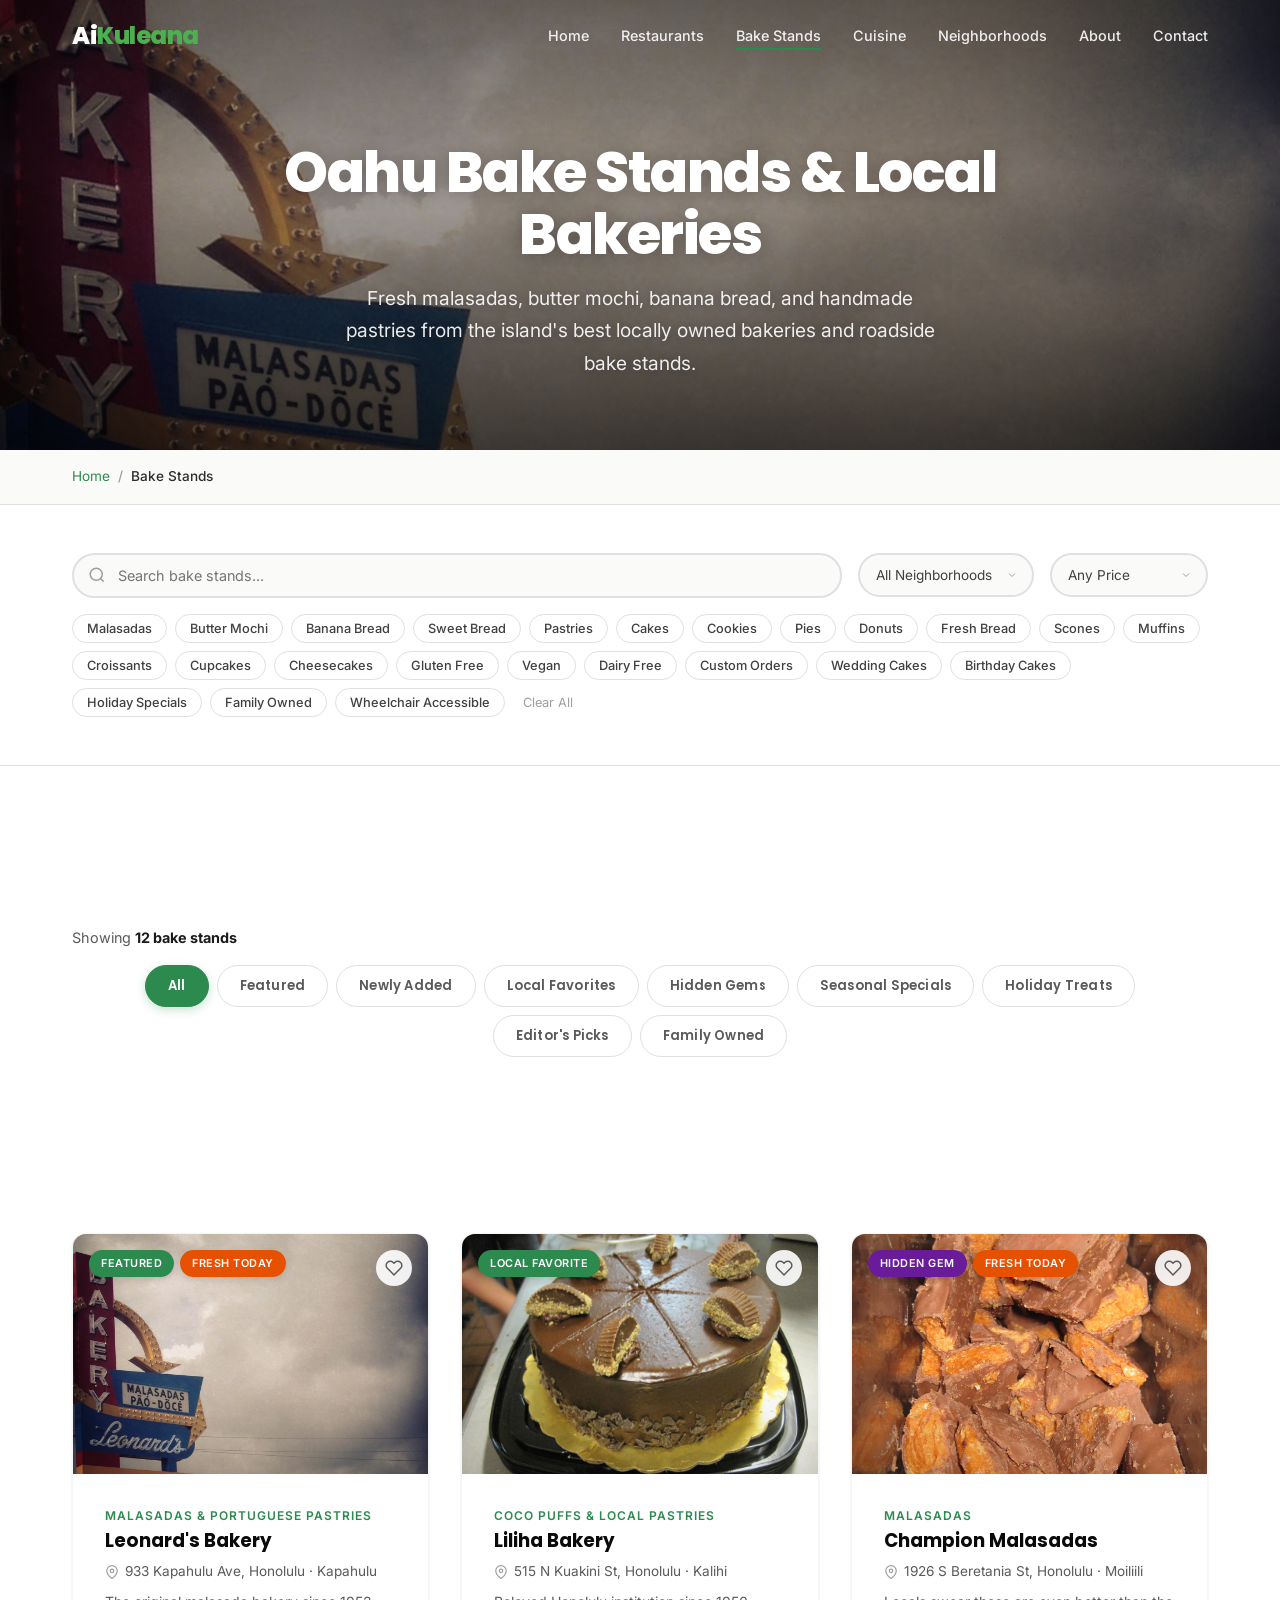
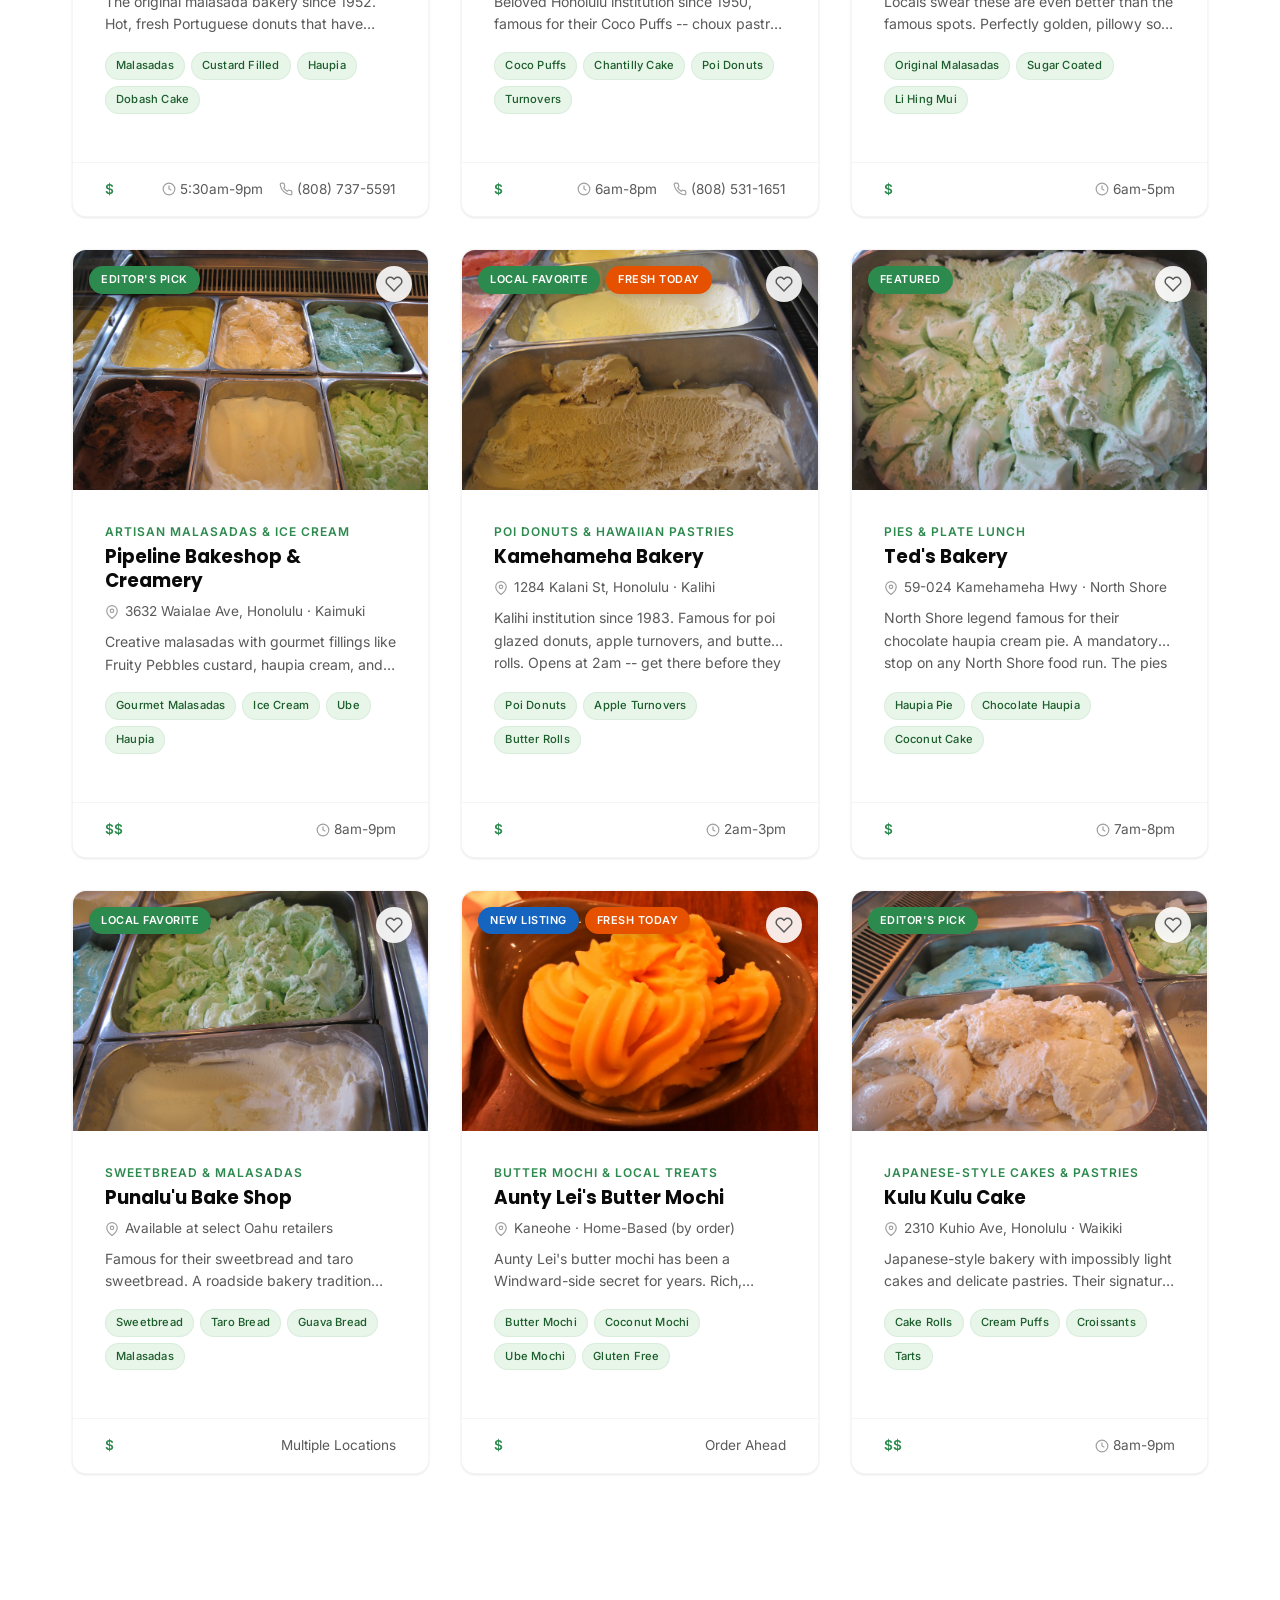
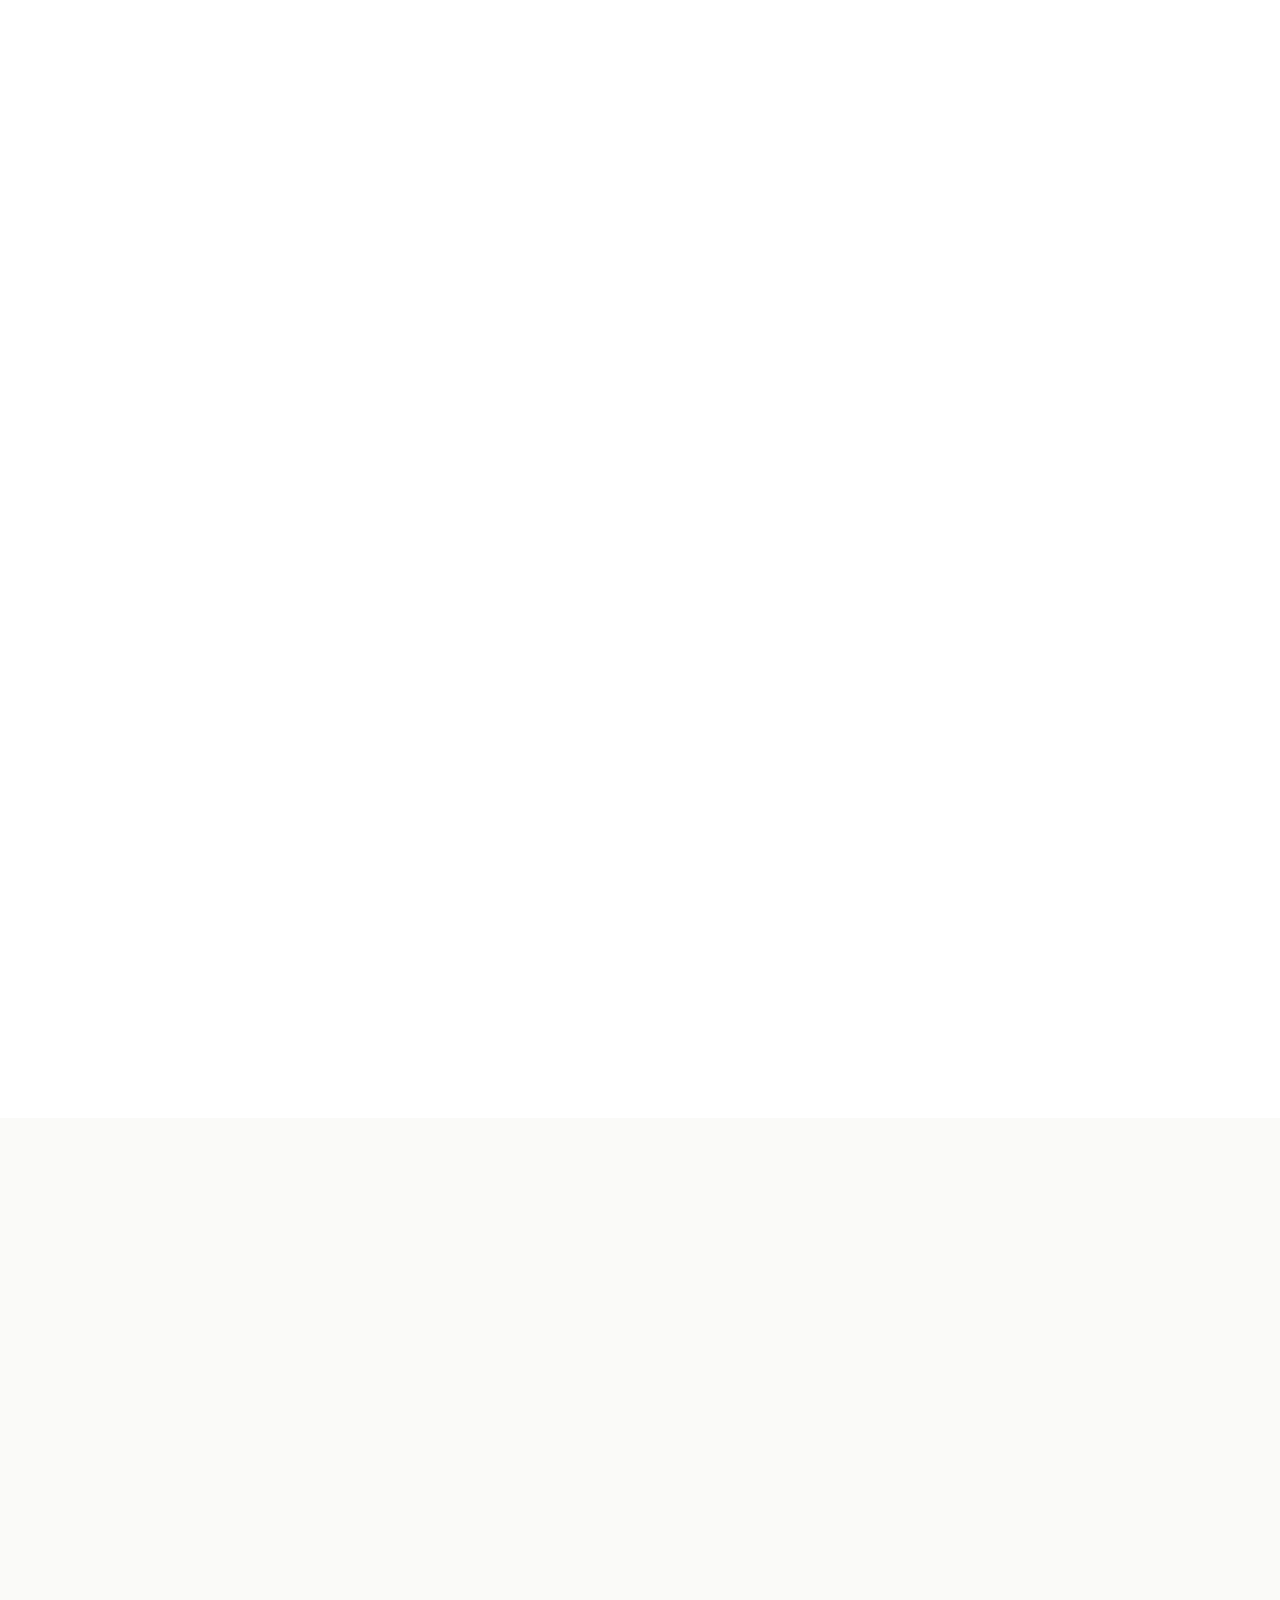
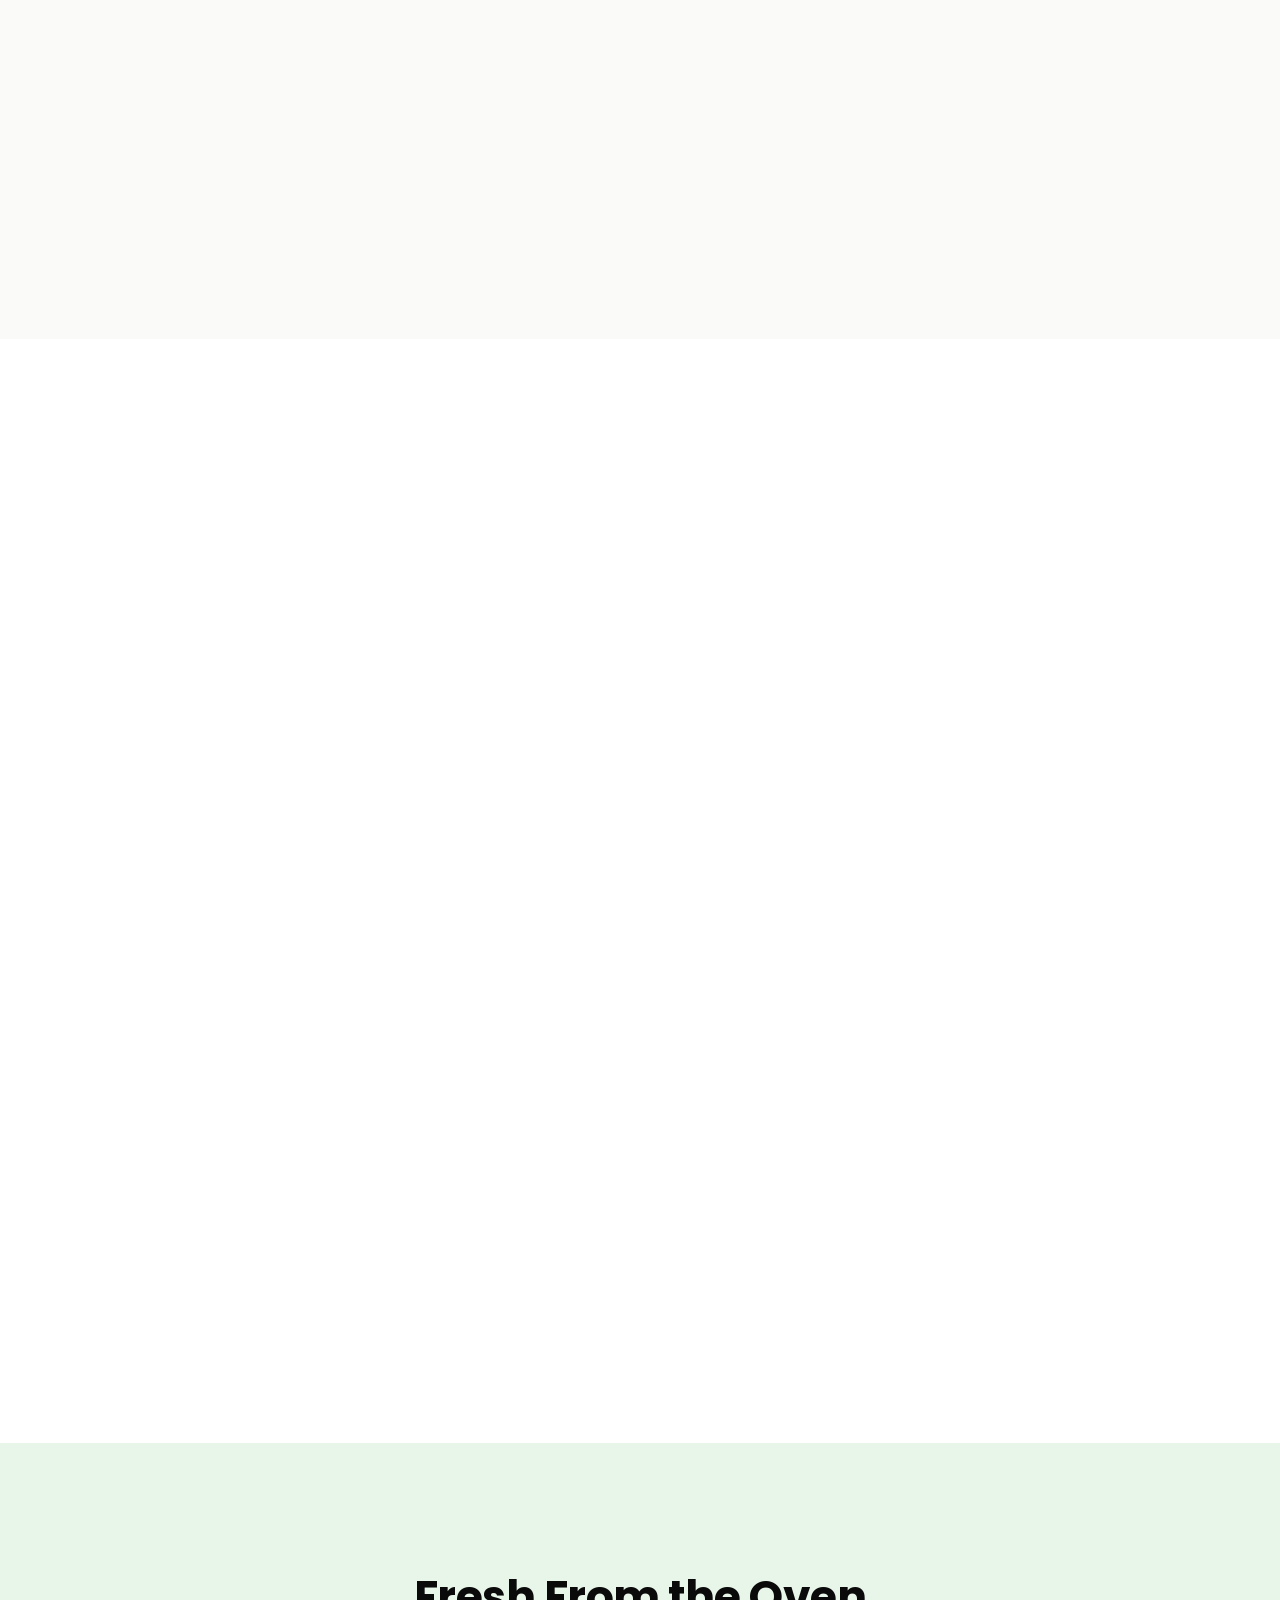
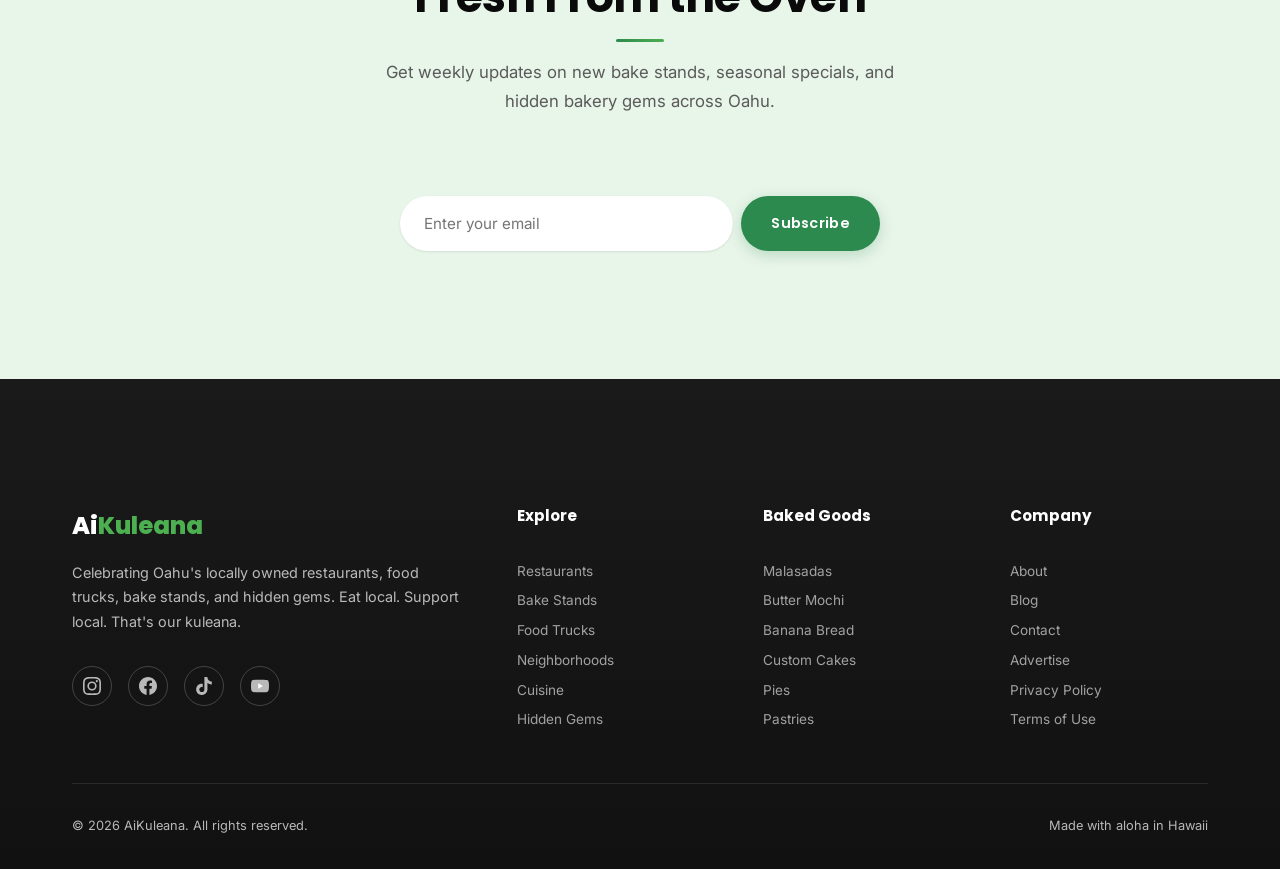
<file: bake-stands.html>
<!DOCTYPE html>
<html lang="en">
<head>
  <meta charset="UTF-8">
  <meta name="viewport" content="width=device-width, initial-scale=1.0">
  <title>Bake Stands &amp; Local Bakeries - AiKuleana | Oahu Baking Guide</title>
  <meta name="description" content="Discover Oahu's best locally owned bake stands, roadside bakeries, pastry shops, and hidden dessert gems. Fresh malasadas, butter mochi, banana bread, and more.">
  <meta name="keywords" content="Oahu bakeries, bake stands Hawaii, malasadas Oahu, butter mochi, banana bread Hawaii, local bakery, Hawaiian desserts, pastry shop Honolulu">
  <link rel="canonical" href="https://aikuleana.com/bake-stands">

  <!-- Open Graph -->
  <meta property="og:type" content="website">
  <meta property="og:title" content="Bake Stands &amp; Local Bakeries - AiKuleana">
  <meta property="og:description" content="Discover Oahu's best locally owned bake stands, roadside bakeries, and hidden dessert gems.">
  <meta property="og:url" content="https://aikuleana.com/bake-stands">
  <meta property="og:site_name" content="AiKuleana">

  <!-- Twitter Card -->
  <meta name="twitter:card" content="summary_large_image">
  <meta name="twitter:title" content="Bake Stands &amp; Local Bakeries - AiKuleana">
  <meta name="twitter:description" content="Discover Oahu's best locally owned bake stands, roadside bakeries, and hidden dessert gems.">

  <!-- Fonts -->
  <link rel="preconnect" href="https://fonts.googleapis.com">
  <link rel="preconnect" href="https://fonts.gstatic.com" crossorigin>
  <link href="https://fonts.googleapis.com/css2?family=Poppins:wght@400;600;700;800&family=Inter:wght@400;500;600&display=swap" rel="stylesheet">

  <!-- Styles -->
  <link rel="stylesheet" href="css/style.css">
  <link rel="stylesheet" href="css/bake-stands.css">

  <!-- Schema.org - Bakery Collection -->
  <script type="application/ld+json">
  {
    "@context": "https://schema.org",
    "@type": "CollectionPage",
    "name": "Oahu Bake Stands & Local Bakeries",
    "description": "A curated directory of locally owned bake stands, roadside bakeries, dessert kiosks, and neighborhood pastry shops across Oahu.",
    "url": "https://aikuleana.com/bake-stands",
    "isPartOf": {
      "@type": "WebSite",
      "name": "AiKuleana",
      "url": "https://aikuleana.com/"
    }
  }
  </script>

  <!-- Breadcrumb Schema -->
  <script type="application/ld+json">
  {
    "@context": "https://schema.org",
    "@type": "BreadcrumbList",
    "itemListElement": [
      { "@type": "ListItem", "position": 1, "name": "Home", "item": "https://aikuleana.com/" },
      { "@type": "ListItem", "position": 2, "name": "Bake Stands", "item": "https://aikuleana.com/bake-stands" }
    ]
  }
  </script>

  <!-- Bakery Schema samples -->
  <script type="application/ld+json">
  [
    {
      "@context": "https://schema.org",
      "@type": "Bakery",
      "name": "Leonard's Bakery",
      "description": "The original malasada bakery since 1952. Hot, fresh Portuguese donuts that have become a Hawaii icon.",
      "address": { "@type": "PostalAddress", "streetAddress": "933 Kapahulu Ave", "addressLocality": "Honolulu", "addressRegion": "HI", "postalCode": "96816" },
      "geo": { "@type": "GeoCoordinates", "latitude": 21.2753, "longitude": -157.8139 },
      "telephone": "+1-808-737-5591",
      "priceRange": "$",
      "servesCuisine": ["Portuguese", "Hawaiian", "Bakery"],
      "openingHours": ["Mo-Th 05:30-21:00", "Fr-Sa 05:30-22:00", "Su 05:30-21:00"]
    },
    {
      "@context": "https://schema.org",
      "@type": "Bakery",
      "name": "Champion Malasadas",
      "description": "Family-owned malasada shop in Kalihi known for perfectly golden, sugar-coated fresh malasadas.",
      "address": { "@type": "PostalAddress", "streetAddress": "1926 S Beretania St", "addressLocality": "Honolulu", "addressRegion": "HI", "postalCode": "96826" },
      "priceRange": "$",
      "servesCuisine": ["Portuguese", "Hawaiian", "Bakery"]
    },
    {
      "@context": "https://schema.org",
      "@type": "Bakery",
      "name": "Liliha Bakery",
      "description": "Beloved Honolulu institution famous for Coco Puffs and classic local-style pastries since 1950.",
      "address": { "@type": "PostalAddress", "streetAddress": "515 N Kuakini St", "addressLocality": "Honolulu", "addressRegion": "HI", "postalCode": "96817" },
      "telephone": "+1-808-531-1651",
      "priceRange": "$",
      "servesCuisine": ["Hawaiian", "Bakery", "American"]
    },
    {
      "@context": "https://schema.org",
      "@type": "Bakery",
      "name": "Pipeline Bakeshop & Creamery",
      "description": "Artisan malasadas with creative fillings like Fruity Pebbles custard and haupia cream.",
      "address": { "@type": "PostalAddress", "streetAddress": "3632 Waialae Ave", "addressLocality": "Honolulu", "addressRegion": "HI", "postalCode": "96816" },
      "priceRange": "$$",
      "servesCuisine": ["Hawaiian", "Bakery", "Desserts"]
    },
    {
      "@context": "https://schema.org",
      "@type": "Bakery",
      "name": "Punalu'u Bake Shop",
      "description": "Famous for their sweetbread and malasadas. A roadside bakery tradition beloved by locals and visitors.",
      "priceRange": "$",
      "servesCuisine": ["Hawaiian", "Portuguese", "Bakery"]
    },
    {
      "@context": "https://schema.org",
      "@type": "Bakery",
      "name": "Kamehameha Bakery",
      "description": "Kalihi institution known for poi glazed donuts, apple turnovers, and classic Hawaiian pastries. Open since 1983.",
      "address": { "@type": "PostalAddress", "streetAddress": "1284 Kalani St", "addressLocality": "Honolulu", "addressRegion": "HI", "postalCode": "96817" },
      "priceRange": "$",
      "servesCuisine": ["Hawaiian", "Bakery"]
    }
  ]
  </script>

  <!-- Google tag (gtag.js) -->
  <script async src="https://www.googletagmanager.com/gtag/js?id=G-SRL8V217YT"></script>
  <script>
    window.dataLayer = window.dataLayer || [];
    function gtag(){dataLayer.push(arguments);}
    gtag('js', new Date());
    gtag('config', 'G-SRL8V217YT');
  </script>
</head>
<body>

  <!-- Preloader -->
  <div id="preloader" aria-hidden="true">
    <div class="loader-ring"></div>
    <div class="loader-text">AiKuleana</div>
  </div>

  <!-- Skip to Content -->
  <a href="#main" class="sr-only">Skip to main content</a>

  <!-- Navigation -->
  <nav class="navbar" role="navigation" aria-label="Main navigation">
    <div class="container">
      <a href="/" class="nav-logo" aria-label="AiKuleana Home">Ai<span>Kuleana</span></a>
      <ul class="nav-links" id="nav-links" role="menubar">
        <li role="none"><a href="/" role="menuitem">Home</a></li>
        <li role="none"><a href="/#restaurants" role="menuitem">Restaurants</a></li>
        <li role="none"><a href="/bake-stands" role="menuitem" class="active">Bake Stands</a></li>
        <li role="none"><a href="/#cuisines" role="menuitem">Cuisine</a></li>
        <li role="none"><a href="/#neighborhoods" role="menuitem">Neighborhoods</a></li>
        <li role="none"><a href="/#about" role="menuitem">About</a></li>
        <li role="none"><a href="/#contact" role="menuitem">Contact</a></li>
      </ul>
      <button class="nav-toggle" aria-label="Toggle navigation menu" aria-expanded="false" aria-controls="nav-links">
        <span></span>
        <span></span>
        <span></span>
      </button>
    </div>
  </nav>

  <!-- Page Hero -->
  <header class="page-hero" role="banner">
    <div class="hero-bg" aria-hidden="true">
      <img src="assets/images/deserts/leonards-bakery (1).JPG" alt="Leonard's Bakery iconic neon BAKERY MALASADAS sign" class="active" loading="eager">
      <img src="assets/images/deserts/leonards-bakery (3).JPG" alt="Leonard's Bakery storefront window with got malasadas merchandise" loading="lazy">
      <img src="assets/images/deserts/leonards-bakery (5).JPG" alt="Leonard's Bakery full building exterior with striped awning" loading="lazy">
    </div>
    <div class="hero-overlay"></div>
    <div class="hero-content">
      <h1>Oahu Bake Stands &amp; Local Bakeries</h1>
      <p>Fresh malasadas, butter mochi, banana bread, and handmade pastries from the island's best locally owned bakeries and roadside bake stands.</p>
    </div>
  </header>

  <!-- Breadcrumbs -->
  <nav class="breadcrumbs" aria-label="Breadcrumb">
    <div class="container">
      <ol>
        <li><a href="/">Home</a></li>
        <li aria-current="page">Bake Stands</li>
      </ol>
    </div>
  </nav>

  <main id="main">

    <!-- Filter Section -->
    <section class="filter-section" aria-label="Filter bake stands">
      <div class="container">
        <div class="filter-bar">
          <div class="filter-search">
            <svg viewBox="0 0 24 24" fill="none" stroke="currentColor" stroke-width="2" aria-hidden="true"><circle cx="11" cy="11" r="8"/><line x1="21" y1="21" x2="16.65" y2="16.65"/></svg>
            <label for="bake-search" class="sr-only">Search bake stands</label>
            <input type="search" id="bake-search" placeholder="Search bake stands...">
          </div>
          <div class="filter-dropdown">
            <label for="filter-neighborhood" class="sr-only">Filter by neighborhood</label>
            <select id="filter-neighborhood">
              <option value="">All Neighborhoods</option>
              <option value="waikiki">Waikiki</option>
              <option value="kaimuki">Kaimuki</option>
              <option value="kapahulu">Kapahulu</option>
              <option value="kalihi">Kalihi</option>
              <option value="kakaako">Kakaako</option>
              <option value="manoa">Manoa</option>
              <option value="chinatown">Chinatown</option>
              <option value="north-shore">North Shore</option>
              <option value="kailua">Kailua</option>
              <option value="pearl-city">Pearl City</option>
              <option value="aiea">Aiea</option>
              <option value="waipahu">Waipahu</option>
              <option value="ewa-beach">Ewa Beach</option>
              <option value="kapolei">Kapolei</option>
              <option value="haleiwa">Haleiwa</option>
              <option value="kaneohe">Kaneohe</option>
              <option value="hawaii-kai">Hawaii Kai</option>
            </select>
          </div>
          <div class="filter-dropdown">
            <label for="filter-price" class="sr-only">Filter by price</label>
            <select id="filter-price">
              <option value="">Any Price</option>
              <option value="$">$ - Budget</option>
              <option value="$$">$$ - Moderate</option>
              <option value="$$$">$$$ - Premium</option>
            </select>
          </div>
        </div>
        <div class="filter-tags" role="group" aria-label="Quick filters">
          <button class="filter-tag" data-filter="malasadas">Malasadas</button>
          <button class="filter-tag" data-filter="butter-mochi">Butter Mochi</button>
          <button class="filter-tag" data-filter="banana-bread">Banana Bread</button>
          <button class="filter-tag" data-filter="sweet-bread">Sweet Bread</button>
          <button class="filter-tag" data-filter="pastries">Pastries</button>
          <button class="filter-tag" data-filter="cakes">Cakes</button>
          <button class="filter-tag" data-filter="cookies">Cookies</button>
          <button class="filter-tag" data-filter="pies">Pies</button>
          <button class="filter-tag" data-filter="donuts">Donuts</button>
          <button class="filter-tag" data-filter="bread">Fresh Bread</button>
          <button class="filter-tag" data-filter="scones">Scones</button>
          <button class="filter-tag" data-filter="muffins">Muffins</button>
          <button class="filter-tag" data-filter="croissants">Croissants</button>
          <button class="filter-tag" data-filter="cupcakes">Cupcakes</button>
          <button class="filter-tag" data-filter="cheesecakes">Cheesecakes</button>
          <button class="filter-tag" data-filter="gluten-free">Gluten Free</button>
          <button class="filter-tag" data-filter="vegan">Vegan</button>
          <button class="filter-tag" data-filter="dairy-free">Dairy Free</button>
          <button class="filter-tag" data-filter="custom-orders">Custom Orders</button>
          <button class="filter-tag" data-filter="wedding-cakes">Wedding Cakes</button>
          <button class="filter-tag" data-filter="birthday-cakes">Birthday Cakes</button>
          <button class="filter-tag" data-filter="holiday-specials">Holiday Specials</button>
          <button class="filter-tag" data-filter="family-owned">Family Owned</button>
          <button class="filter-tag" data-filter="accessible">Wheelchair Accessible</button>
          <button class="filter-clear" aria-label="Clear all filters">Clear All</button>
        </div>
      </div>
    </section>

    <!-- Results Bar + Section Tabs -->
    <section class="section" style="padding-bottom:0;">
      <div class="container">
        <div class="results-bar">
          <span class="results-count">Showing <strong id="results-count">12 bake stands</strong></span>
        </div>
        <div class="section-tabs" role="tablist" aria-label="Browse categories">
          <button class="section-tab active" data-tab="all" role="tab">All</button>
          <button class="section-tab" data-tab="featured" role="tab">Featured</button>
          <button class="section-tab" data-tab="new" role="tab">Newly Added</button>
          <button class="section-tab" data-tab="favorites" role="tab">Local Favorites</button>
          <button class="section-tab" data-tab="gems" role="tab">Hidden Gems</button>
          <button class="section-tab" data-tab="seasonal" role="tab">Seasonal Specials</button>
          <button class="section-tab" data-tab="holiday" role="tab">Holiday Treats</button>
          <button class="section-tab" data-tab="editors" role="tab">Editor's Picks</button>
          <button class="section-tab" data-tab="family" role="tab">Family Owned</button>
        </div>
      </div>
    </section>

    <!-- Bake Stand Listings -->
    <section class="section" aria-label="Bake stand listings">
      <div class="container">
        <div class="card-grid">

          <!-- 1. Leonard's Bakery -->
          <article class="bake-card reveal" data-tab-content="featured" data-name="leonard's bakery" data-neighborhood="kapahulu" data-price="$" data-tags="malasadas,donuts,pastries,family-owned,accessible">
            <div class="card-image placeholder-img">
              <div class="card-badges">
                <span class="card-badge">Featured</span>
                <span class="card-badge fresh">Fresh Today</span>
              </div>
              <button class="card-favorite" aria-label="Add to favorites">
                <svg viewBox="0 0 24 24" stroke-width="2" stroke-linecap="round" stroke-linejoin="round"><path d="M20.84 4.61a5.5 5.5 0 0 0-7.78 0L12 5.67l-1.06-1.06a5.5 5.5 0 0 0-7.78 7.78l1.06 1.06L12 21.23l7.78-7.78 1.06-1.06a5.5 5.5 0 0 0 0-7.78z"/></svg>
              </button>
              <img src="assets/images/deserts/leonards-bakery (1).JPG" alt="Leonard's Bakery iconic neon BAKERY MALASADAS sign at night" loading="lazy">
            </div>
            <div class="card-body">
              <div class="card-specialty">Malasadas &amp; Portuguese Pastries</div>
              <h3><a href="#">Leonard's Bakery</a></h3>
              <div class="card-location">
                <svg viewBox="0 0 24 24" fill="none" stroke="currentColor" stroke-width="2"><path d="M21 10c0 7-9 13-9 13s-9-6-9-13a9 9 0 0 1 18 0z"/><circle cx="12" cy="10" r="3"/></svg>
                933 Kapahulu Ave, Honolulu &middot; Kapahulu
              </div>
              <p class="card-desc">The original malasada bakery since 1952. Hot, fresh Portuguese donuts that have become a Hawaii icon. Lines form early and stay long -- always worth the wait.</p>
              <div class="card-specialties">
                <span class="specialty-tag">Malasadas</span>
                <span class="specialty-tag">Custard Filled</span>
                <span class="specialty-tag">Haupia</span>
                <span class="specialty-tag">Dobash Cake</span>
              </div>
            </div>
            <div class="card-footer">
              <span class="card-price">$</span>
              <div class="card-info">
                <span><svg viewBox="0 0 24 24" fill="none" stroke="currentColor" stroke-width="2"><circle cx="12" cy="12" r="10"/><polyline points="12 6 12 12 16 14"/></svg> 5:30am-9pm</span>
                <span><svg viewBox="0 0 24 24" fill="none" stroke="currentColor" stroke-width="2"><path d="M22 16.92v3a2 2 0 0 1-2.18 2 19.79 19.79 0 0 1-8.63-3.07 19.5 19.5 0 0 1-6-6 19.79 19.79 0 0 1-3.07-8.67A2 2 0 0 1 4.11 2h3a2 2 0 0 1 2 1.72c.127.96.361 1.903.7 2.81a2 2 0 0 1-.45 2.11L8.09 9.91a16 16 0 0 0 6 6l1.27-1.27a2 2 0 0 1 2.11-.45c.907.339 1.85.573 2.81.7A2 2 0 0 1 22 16.92z"/></svg> (808) 737-5591</span>
              </div>
            </div>
          </article>

          <!-- 2. Liliha Bakery -->
          <article class="bake-card reveal" data-tab-content="favorites" data-name="liliha bakery" data-neighborhood="kalihi" data-price="$" data-tags="pastries,donuts,cakes,family-owned,accessible">
            <div class="card-image placeholder-img">
              <div class="card-badges">
                <span class="card-badge">Local Favorite</span>
              </div>
              <button class="card-favorite" aria-label="Add to favorites">
                <svg viewBox="0 0 24 24" stroke-width="2" stroke-linecap="round" stroke-linejoin="round"><path d="M20.84 4.61a5.5 5.5 0 0 0-7.78 0L12 5.67l-1.06-1.06a5.5 5.5 0 0 0-7.78 7.78l1.06 1.06L12 21.23l7.78-7.78 1.06-1.06a5.5 5.5 0 0 0 0-7.78z"/></svg>
              </button>
              <img src="assets/images/deserts/old-cold-stone-creamery-oahu-now-closed (2).JPG" alt="Chocolate peanut butter cup cake" loading="lazy">
            </div>
            <div class="card-body">
              <div class="card-specialty">Coco Puffs &amp; Local Pastries</div>
              <h3><a href="#">Liliha Bakery</a></h3>
              <div class="card-location">
                <svg viewBox="0 0 24 24" fill="none" stroke="currentColor" stroke-width="2"><path d="M21 10c0 7-9 13-9 13s-9-6-9-13a9 9 0 0 1 18 0z"/><circle cx="12" cy="10" r="3"/></svg>
                515 N Kuakini St, Honolulu &middot; Kalihi
              </div>
              <p class="card-desc">Beloved Honolulu institution since 1950, famous for their Coco Puffs -- choux pastry with chocolate frosting and Chantilly cream. A true local treasure.</p>
              <div class="card-specialties">
                <span class="specialty-tag">Coco Puffs</span>
                <span class="specialty-tag">Chantilly Cake</span>
                <span class="specialty-tag">Poi Donuts</span>
                <span class="specialty-tag">Turnovers</span>
              </div>
            </div>
            <div class="card-footer">
              <span class="card-price">$</span>
              <div class="card-info">
                <span><svg viewBox="0 0 24 24" fill="none" stroke="currentColor" stroke-width="2"><circle cx="12" cy="12" r="10"/><polyline points="12 6 12 12 16 14"/></svg> 6am-8pm</span>
                <span><svg viewBox="0 0 24 24" fill="none" stroke="currentColor" stroke-width="2"><path d="M22 16.92v3a2 2 0 0 1-2.18 2 19.79 19.79 0 0 1-8.63-3.07 19.5 19.5 0 0 1-6-6 19.79 19.79 0 0 1-3.07-8.67A2 2 0 0 1 4.11 2h3a2 2 0 0 1 2 1.72c.127.96.361 1.903.7 2.81a2 2 0 0 1-.45 2.11L8.09 9.91a16 16 0 0 0 6 6l1.27-1.27a2 2 0 0 1 2.11-.45c.907.339 1.85.573 2.81.7A2 2 0 0 1 22 16.92z"/></svg> (808) 531-1651</span>
              </div>
            </div>
          </article>

          <!-- 3. Champion Malasadas -->
          <article class="bake-card reveal" data-tab-content="gems" data-name="champion malasadas" data-neighborhood="kalihi" data-price="$" data-tags="malasadas,donuts,family-owned">
            <div class="card-image placeholder-img">
              <div class="card-badges">
                <span class="card-badge gem">Hidden Gem</span>
                <span class="card-badge fresh">Fresh Today</span>
              </div>
              <button class="card-favorite" aria-label="Add to favorites">
                <svg viewBox="0 0 24 24" stroke-width="2" stroke-linecap="round" stroke-linejoin="round"><path d="M20.84 4.61a5.5 5.5 0 0 0-7.78 0L12 5.67l-1.06-1.06a5.5 5.5 0 0 0-7.78 7.78l1.06 1.06L12 21.23l7.78-7.78 1.06-1.06a5.5 5.5 0 0 0 0-7.78z"/></svg>
              </button>
              <img src="assets/images/deserts/old-cold-stone-creamery-oahu-now-closed (20).JPG" alt="Chocolate peanut butter bark treats" loading="lazy">
            </div>
            <div class="card-body">
              <div class="card-specialty">Malasadas</div>
              <h3><a href="#">Champion Malasadas</a></h3>
              <div class="card-location">
                <svg viewBox="0 0 24 24" fill="none" stroke="currentColor" stroke-width="2"><path d="M21 10c0 7-9 13-9 13s-9-6-9-13a9 9 0 0 1 18 0z"/><circle cx="12" cy="10" r="3"/></svg>
                1926 S Beretania St, Honolulu &middot; Moiliili
              </div>
              <p class="card-desc">Locals swear these are even better than the famous spots. Perfectly golden, pillowy soft, and generously coated in sugar. The real deal.</p>
              <div class="card-specialties">
                <span class="specialty-tag">Original Malasadas</span>
                <span class="specialty-tag">Sugar Coated</span>
                <span class="specialty-tag">Li Hing Mui</span>
              </div>
            </div>
            <div class="card-footer">
              <span class="card-price">$</span>
              <div class="card-info">
                <span><svg viewBox="0 0 24 24" fill="none" stroke="currentColor" stroke-width="2"><circle cx="12" cy="12" r="10"/><polyline points="12 6 12 12 16 14"/></svg> 6am-5pm</span>
              </div>
            </div>
          </article>

          <!-- 4. Pipeline Bakeshop -->
          <article class="bake-card reveal" data-tab-content="editors" data-name="pipeline bakeshop and creamery" data-neighborhood="kaimuki" data-price="$$" data-tags="malasadas,donuts,pastries,cakes,custom-orders,accessible">
            <div class="card-image placeholder-img">
              <div class="card-badges">
                <span class="card-badge">Editor's Pick</span>
              </div>
              <button class="card-favorite" aria-label="Add to favorites">
                <svg viewBox="0 0 24 24" stroke-width="2" stroke-linecap="round" stroke-linejoin="round"><path d="M20.84 4.61a5.5 5.5 0 0 0-7.78 0L12 5.67l-1.06-1.06a5.5 5.5 0 0 0-7.78 7.78l1.06 1.06L12 21.23l7.78-7.78 1.06-1.06a5.5 5.5 0 0 0 0-7.78z"/></svg>
              </button>
              <img src="assets/images/deserts/old-cold-stone-creamery-oahu-now-closed (12).JPG" alt="Colorful ice cream display case" loading="lazy">
            </div>
            <div class="card-body">
              <div class="card-specialty">Artisan Malasadas &amp; Ice Cream</div>
              <h3><a href="#">Pipeline Bakeshop &amp; Creamery</a></h3>
              <div class="card-location">
                <svg viewBox="0 0 24 24" fill="none" stroke="currentColor" stroke-width="2"><path d="M21 10c0 7-9 13-9 13s-9-6-9-13a9 9 0 0 1 18 0z"/><circle cx="12" cy="10" r="3"/></svg>
                3632 Waialae Ave, Honolulu &middot; Kaimuki
              </div>
              <p class="card-desc">Creative malasadas with gourmet fillings like Fruity Pebbles custard, haupia cream, and ube. Paired with homemade ice cream -- next-level local desserts.</p>
              <div class="card-specialties">
                <span class="specialty-tag">Gourmet Malasadas</span>
                <span class="specialty-tag">Ice Cream</span>
                <span class="specialty-tag">Ube</span>
                <span class="specialty-tag">Haupia</span>
              </div>
            </div>
            <div class="card-footer">
              <span class="card-price">$$</span>
              <div class="card-info">
                <span><svg viewBox="0 0 24 24" fill="none" stroke="currentColor" stroke-width="2"><circle cx="12" cy="12" r="10"/><polyline points="12 6 12 12 16 14"/></svg> 8am-9pm</span>
              </div>
            </div>
          </article>

          <!-- 5. Kamehameha Bakery -->
          <article class="bake-card reveal" data-tab-content="favorites" data-name="kamehameha bakery" data-neighborhood="kalihi" data-price="$" data-tags="donuts,pastries,bread,butter-mochi,family-owned">
            <div class="card-image placeholder-img">
              <div class="card-badges">
                <span class="card-badge">Local Favorite</span>
                <span class="card-badge fresh">Fresh Today</span>
              </div>
              <button class="card-favorite" aria-label="Add to favorites">
                <svg viewBox="0 0 24 24" stroke-width="2" stroke-linecap="round" stroke-linejoin="round"><path d="M20.84 4.61a5.5 5.5 0 0 0-7.78 0L12 5.67l-1.06-1.06a5.5 5.5 0 0 0-7.78 7.78l1.06 1.06L12 21.23l7.78-7.78 1.06-1.06a5.5 5.5 0 0 0 0-7.78z"/></svg>
              </button>
              <img src="assets/images/deserts/old-cold-stone-creamery-oahu-now-closed (8).JPG" alt="Creamy ice cream flavors in display case" loading="lazy">
            </div>
            <div class="card-body">
              <div class="card-specialty">Poi Donuts &amp; Hawaiian Pastries</div>
              <h3><a href="#">Kamehameha Bakery</a></h3>
              <div class="card-location">
                <svg viewBox="0 0 24 24" fill="none" stroke="currentColor" stroke-width="2"><path d="M21 10c0 7-9 13-9 13s-9-6-9-13a9 9 0 0 1 18 0z"/><circle cx="12" cy="10" r="3"/></svg>
                1284 Kalani St, Honolulu &middot; Kalihi
              </div>
              <p class="card-desc">Kalihi institution since 1983. Famous for poi glazed donuts, apple turnovers, and butter rolls. Opens at 2am -- get there before they sell out.</p>
              <div class="card-specialties">
                <span class="specialty-tag">Poi Donuts</span>
                <span class="specialty-tag">Apple Turnovers</span>
                <span class="specialty-tag">Butter Rolls</span>
              </div>
            </div>
            <div class="card-footer">
              <span class="card-price">$</span>
              <div class="card-info">
                <span><svg viewBox="0 0 24 24" fill="none" stroke="currentColor" stroke-width="2"><circle cx="12" cy="12" r="10"/><polyline points="12 6 12 12 16 14"/></svg> 2am-3pm</span>
              </div>
            </div>
          </article>

          <!-- 6. Ted's Bakery -->
          <article class="bake-card reveal" data-tab-content="featured" data-name="ted's bakery" data-neighborhood="north-shore" data-price="$" data-tags="pies,cakes,pastries,bread,family-owned,accessible">
            <div class="card-image placeholder-img">
              <div class="card-badges">
                <span class="card-badge">Featured</span>
              </div>
              <button class="card-favorite" aria-label="Add to favorites">
                <svg viewBox="0 0 24 24" stroke-width="2" stroke-linecap="round" stroke-linejoin="round"><path d="M20.84 4.61a5.5 5.5 0 0 0-7.78 0L12 5.67l-1.06-1.06a5.5 5.5 0 0 0-7.78 7.78l1.06 1.06L12 21.23l7.78-7.78 1.06-1.06a5.5 5.5 0 0 0 0-7.78z"/></svg>
              </button>
              <img src="assets/images/deserts/old-cold-stone-creamery-oahu-now-closed (3).JPG" alt="Green tea ice cream" loading="lazy">
            </div>
            <div class="card-body">
              <div class="card-specialty">Pies &amp; Plate Lunch</div>
              <h3><a href="#">Ted's Bakery</a></h3>
              <div class="card-location">
                <svg viewBox="0 0 24 24" fill="none" stroke="currentColor" stroke-width="2"><path d="M21 10c0 7-9 13-9 13s-9-6-9-13a9 9 0 0 1 18 0z"/><circle cx="12" cy="10" r="3"/></svg>
                59-024 Kamehameha Hwy &middot; North Shore
              </div>
              <p class="card-desc">North Shore legend famous for their chocolate haupia cream pie. A mandatory stop on any North Shore food run. The pies sell out daily.</p>
              <div class="card-specialties">
                <span class="specialty-tag">Haupia Pie</span>
                <span class="specialty-tag">Chocolate Haupia</span>
                <span class="specialty-tag">Coconut Cake</span>
              </div>
            </div>
            <div class="card-footer">
              <span class="card-price">$</span>
              <div class="card-info">
                <span><svg viewBox="0 0 24 24" fill="none" stroke="currentColor" stroke-width="2"><circle cx="12" cy="12" r="10"/><polyline points="12 6 12 12 16 14"/></svg> 7am-8pm</span>
              </div>
            </div>
          </article>

          <!-- 7. Punalu'u Bake Shop -->
          <article class="bake-card reveal" data-tab-content="favorites" data-name="punalu'u bake shop" data-neighborhood="hawaii-kai" data-price="$" data-tags="sweet-bread,malasadas,bread,cookies,family-owned">
            <div class="card-image placeholder-img">
              <div class="card-badges">
                <span class="card-badge">Local Favorite</span>
              </div>
              <button class="card-favorite" aria-label="Add to favorites">
                <svg viewBox="0 0 24 24" stroke-width="2" stroke-linecap="round" stroke-linejoin="round"><path d="M20.84 4.61a5.5 5.5 0 0 0-7.78 0L12 5.67l-1.06-1.06a5.5 5.5 0 0 0-7.78 7.78l1.06 1.06L12 21.23l7.78-7.78 1.06-1.06a5.5 5.5 0 0 0 0-7.78z"/></svg>
              </button>
              <img src="assets/images/deserts/old-cold-stone-creamery-oahu-now-closed (10).JPG" alt="Mint and vanilla ice cream display" loading="lazy">
            </div>
            <div class="card-body">
              <div class="card-specialty">Sweetbread &amp; Malasadas</div>
              <h3><a href="#">Punalu'u Bake Shop</a></h3>
              <div class="card-location">
                <svg viewBox="0 0 24 24" fill="none" stroke="currentColor" stroke-width="2"><path d="M21 10c0 7-9 13-9 13s-9-6-9-13a9 9 0 0 1 18 0z"/><circle cx="12" cy="10" r="3"/></svg>
                Available at select Oahu retailers
              </div>
              <p class="card-desc">Famous for their sweetbread and taro sweetbread. A roadside bakery tradition beloved by locals statewide. Their guava, taro, and macadamia nut breads are iconic.</p>
              <div class="card-specialties">
                <span class="specialty-tag">Sweetbread</span>
                <span class="specialty-tag">Taro Bread</span>
                <span class="specialty-tag">Guava Bread</span>
                <span class="specialty-tag">Malasadas</span>
              </div>
            </div>
            <div class="card-footer">
              <span class="card-price">$</span>
              <div class="card-info">
                <span>Multiple Locations</span>
              </div>
            </div>
          </article>

          <!-- 8. Butter Mochi Kitchen (fictional local) -->
          <article class="bake-card reveal" data-tab-content="new" data-name="aunty lei's butter mochi" data-neighborhood="kaneohe" data-price="$" data-tags="butter-mochi,cookies,cakes,custom-orders,family-owned,gluten-free">
            <div class="card-image placeholder-img">
              <div class="card-badges">
                <span class="card-badge new">New Listing</span>
                <span class="card-badge fresh">Fresh Today</span>
              </div>
              <button class="card-favorite" aria-label="Add to favorites">
                <svg viewBox="0 0 24 24" stroke-width="2" stroke-linecap="round" stroke-linejoin="round"><path d="M20.84 4.61a5.5 5.5 0 0 0-7.78 0L12 5.67l-1.06-1.06a5.5 5.5 0 0 0-7.78 7.78l1.06 1.06L12 21.23l7.78-7.78 1.06-1.06a5.5 5.5 0 0 0 0-7.78z"/></svg>
              </button>
              <img src="assets/images/restaurants/IMG_3139.JPG" alt="Mango soft serve dessert" loading="lazy">
            </div>
            <div class="card-body">
              <div class="card-specialty">Butter Mochi &amp; Local Treats</div>
              <h3><a href="#">Aunty Lei's Butter Mochi</a></h3>
              <div class="card-location">
                <svg viewBox="0 0 24 24" fill="none" stroke="currentColor" stroke-width="2"><path d="M21 10c0 7-9 13-9 13s-9-6-9-13a9 9 0 0 1 18 0z"/><circle cx="12" cy="10" r="3"/></svg>
                Kaneohe &middot; Home-Based (by order)
              </div>
              <p class="card-desc">Aunty Lei's butter mochi has been a Windward-side secret for years. Rich, chewy, coconut-infused perfection passed down three generations. Order ahead -- she sells out fast.</p>
              <div class="card-specialties">
                <span class="specialty-tag">Butter Mochi</span>
                <span class="specialty-tag">Coconut Mochi</span>
                <span class="specialty-tag">Ube Mochi</span>
                <span class="specialty-tag">Gluten Free</span>
              </div>
            </div>
            <div class="card-footer">
              <span class="card-price">$</span>
              <div class="card-info">
                <span>Order Ahead</span>
              </div>
            </div>
          </article>

          <!-- 9. Kulu Kulu -->
          <article class="bake-card reveal" data-tab-content="editors" data-name="kulu kulu cake" data-neighborhood="waikiki" data-price="$$" data-tags="cakes,pastries,croissants,cupcakes,accessible">
            <div class="card-image placeholder-img">
              <div class="card-badges">
                <span class="card-badge">Editor's Pick</span>
              </div>
              <button class="card-favorite" aria-label="Add to favorites">
                <svg viewBox="0 0 24 24" stroke-width="2" stroke-linecap="round" stroke-linejoin="round"><path d="M20.84 4.61a5.5 5.5 0 0 0-7.78 0L12 5.67l-1.06-1.06a5.5 5.5 0 0 0-7.78 7.78l1.06 1.06L12 21.23l7.78-7.78 1.06-1.06a5.5 5.5 0 0 0 0-7.78z"/></svg>
              </button>
              <img src="assets/images/deserts/old-cold-stone-creamery-oahu-now-closed (5).JPG" alt="Colorful ice cream and dessert display" loading="lazy">
            </div>
            <div class="card-body">
              <div class="card-specialty">Japanese-Style Cakes &amp; Pastries</div>
              <h3><a href="#">Kulu Kulu Cake</a></h3>
              <div class="card-location">
                <svg viewBox="0 0 24 24" fill="none" stroke="currentColor" stroke-width="2"><path d="M21 10c0 7-9 13-9 13s-9-6-9-13a9 9 0 0 1 18 0z"/><circle cx="12" cy="10" r="3"/></svg>
                2310 Kuhio Ave, Honolulu &middot; Waikiki
              </div>
              <p class="card-desc">Japanese-style bakery with impossibly light cakes and delicate pastries. Their signature Kulu Kulu cake roll and cream puffs are picture-perfect and delicious.</p>
              <div class="card-specialties">
                <span class="specialty-tag">Cake Rolls</span>
                <span class="specialty-tag">Cream Puffs</span>
                <span class="specialty-tag">Croissants</span>
                <span class="specialty-tag">Tarts</span>
              </div>
            </div>
            <div class="card-footer">
              <span class="card-price">$$</span>
              <div class="card-info">
                <span><svg viewBox="0 0 24 24" fill="none" stroke="currentColor" stroke-width="2"><circle cx="12" cy="12" r="10"/><polyline points="12 6 12 12 16 14"/></svg> 8am-9pm</span>
              </div>
            </div>
          </article>

          <!-- 10. Fendu Boulangerie -->
          <article class="bake-card reveal" data-tab-content="new" data-name="fendu boulangerie" data-neighborhood="kakaako" data-price="$$" data-tags="croissants,bread,pastries,scones,vegan,accessible">
            <div class="card-image placeholder-img">
              <div class="card-badges">
                <span class="card-badge new">New Listing</span>
              </div>
              <button class="card-favorite" aria-label="Add to favorites">
                <svg viewBox="0 0 24 24" stroke-width="2" stroke-linecap="round" stroke-linejoin="round"><path d="M20.84 4.61a5.5 5.5 0 0 0-7.78 0L12 5.67l-1.06-1.06a5.5 5.5 0 0 0-7.78 7.78l1.06 1.06L12 21.23l7.78-7.78 1.06-1.06a5.5 5.5 0 0 0 0-7.78z"/></svg>
              </button>
              <img src="assets/images/deserts/old-cold-stone-creamery-oahu-now-closed (15).JPG" alt="Dessert toppings bar with sprinkles and chocolate chips" loading="lazy">
            </div>
            <div class="card-body">
              <div class="card-specialty">French Artisan Bakery</div>
              <h3><a href="#">Fendu Boulangerie</a></h3>
              <div class="card-location">
                <svg viewBox="0 0 24 24" fill="none" stroke="currentColor" stroke-width="2"><path d="M21 10c0 7-9 13-9 13s-9-6-9-13a9 9 0 0 1 18 0z"/><circle cx="12" cy="10" r="3"/></svg>
                Kakaako
              </div>
              <p class="card-desc">French-trained bakers crafting proper croissants, sourdough, and seasonal pastries in Kakaako. Their butter croissants and pain au chocolat rival anything in Paris.</p>
              <div class="card-specialties">
                <span class="specialty-tag">Croissants</span>
                <span class="specialty-tag">Sourdough</span>
                <span class="specialty-tag">Pain au Chocolat</span>
                <span class="specialty-tag">Scones</span>
              </div>
            </div>
            <div class="card-footer">
              <span class="card-price">$$</span>
              <div class="card-info">
                <span><svg viewBox="0 0 24 24" fill="none" stroke="currentColor" stroke-width="2"><circle cx="12" cy="12" r="10"/><polyline points="12 6 12 12 16 14"/></svg> 7am-3pm</span>
              </div>
            </div>
          </article>

          <!-- 11. Banana Bread Stand -->
          <article class="bake-card reveal" data-tab-content="gems" data-name="north shore banana bread" data-neighborhood="north-shore" data-price="$" data-tags="banana-bread,bread,family-owned">
            <div class="card-image placeholder-img">
              <div class="card-badges">
                <span class="card-badge gem">Hidden Gem</span>
                <span class="card-badge fresh">Fresh Today</span>
              </div>
              <button class="card-favorite" aria-label="Add to favorites">
                <svg viewBox="0 0 24 24" stroke-width="2" stroke-linecap="round" stroke-linejoin="round"><path d="M20.84 4.61a5.5 5.5 0 0 0-7.78 0L12 5.67l-1.06-1.06a5.5 5.5 0 0 0-7.78 7.78l1.06 1.06L12 21.23l7.78-7.78 1.06-1.06a5.5 5.5 0 0 0 0-7.78z"/></svg>
              </button>
              <img src="assets/images/food-trucks/IMG_6693.JPG" alt="Fresh popcorn bags at a local food stand" loading="lazy">
            </div>
            <div class="card-body">
              <div class="card-specialty">Fresh Banana Bread</div>
              <h3><a href="#">North Shore Banana Bread Stand</a></h3>
              <div class="card-location">
                <svg viewBox="0 0 24 24" fill="none" stroke="currentColor" stroke-width="2"><path d="M21 10c0 7-9 13-9 13s-9-6-9-13a9 9 0 0 1 18 0z"/><circle cx="12" cy="10" r="3"/></svg>
                Kamehameha Hwy &middot; North Shore
              </div>
              <p class="card-desc">Roadside stand baking fresh banana bread all day long. Warm from the oven, loaded with local apple bananas, and wrapped in foil. Gone by afternoon.</p>
              <div class="card-specialties">
                <span class="specialty-tag">Banana Bread</span>
                <span class="specialty-tag">Mac Nut Banana Bread</span>
                <span class="specialty-tag">Coconut Banana Bread</span>
              </div>
            </div>
            <div class="card-footer">
              <span class="card-price">$</span>
              <div class="card-info">
                <span><svg viewBox="0 0 24 24" fill="none" stroke="currentColor" stroke-width="2"><circle cx="12" cy="12" r="10"/><polyline points="12 6 12 12 16 14"/></svg> 8am-sold out</span>
              </div>
            </div>
          </article>

          <!-- 12. Cake Works -->
          <article class="bake-card reveal" data-tab-content="seasonal" data-name="cake works" data-neighborhood="kakaako" data-price="$$$" data-tags="cakes,custom-orders,wedding-cakes,birthday-cakes,cupcakes,cheesecakes,holiday-specials,accessible">
            <div class="card-image placeholder-img">
              <div class="card-badges">
                <span class="card-badge">Seasonal Specials</span>
              </div>
              <button class="card-favorite" aria-label="Add to favorites">
                <svg viewBox="0 0 24 24" stroke-width="2" stroke-linecap="round" stroke-linejoin="round"><path d="M20.84 4.61a5.5 5.5 0 0 0-7.78 0L12 5.67l-1.06-1.06a5.5 5.5 0 0 0-7.78 7.78l1.06 1.06L12 21.23l7.78-7.78 1.06-1.06a5.5 5.5 0 0 0 0-7.78z"/></svg>
              </button>
              <img src="assets/images/deserts/old-cold-stone-creamery-oahu-now-closed (2).JPG" alt="Chocolate peanut butter cup cake for custom orders" loading="lazy">
            </div>
            <div class="card-body">
              <div class="card-specialty">Custom Cakes &amp; Seasonal Desserts</div>
              <h3><a href="#">Cake Works</a></h3>
              <div class="card-location">
                <svg viewBox="0 0 24 24" fill="none" stroke="currentColor" stroke-width="2"><path d="M21 10c0 7-9 13-9 13s-9-6-9-13a9 9 0 0 1 18 0z"/><circle cx="12" cy="10" r="3"/></svg>
                2820 S King St, Honolulu &middot; Kakaako
              </div>
              <p class="card-desc">Premier custom cake studio specializing in wedding cakes, celebration cakes, and seasonal desserts. Known for their guava chiffon and haupia cheesecake.</p>
              <div class="card-specialties">
                <span class="specialty-tag">Wedding Cakes</span>
                <span class="specialty-tag">Custom Cakes</span>
                <span class="specialty-tag">Cheesecake</span>
                <span class="specialty-tag">Seasonal</span>
              </div>
            </div>
            <div class="card-footer">
              <span class="card-price">$$$</span>
              <div class="card-info">
                <span><svg viewBox="0 0 24 24" fill="none" stroke="currentColor" stroke-width="2"><circle cx="12" cy="12" r="10"/><polyline points="12 6 12 12 16 14"/></svg> 9am-6pm</span>
              </div>
            </div>
          </article>

        </div>

        <!-- CTA Banner -->
        <div class="cta-banner reveal">
          <h2>Own a Bake Stand or Local Bakery?</h2>
          <p>Get your business featured on AiKuleana and reach thousands of food lovers exploring Oahu.</p>
          <a href="/#contact" class="btn btn-outline-white">Get Listed Free</a>
        </div>
      </div>
    </section>

    <!-- Customer Testimonials -->
    <section class="section" style="background:var(--off-white);" aria-labelledby="testimonials-heading">
      <div class="container">
        <div class="section-header reveal">
          <h2 id="testimonials-heading">What People Are Saying</h2>
          <div class="accent-line"></div>
          <p>Community reviews from locals and visitors who love Oahu's baking scene</p>
        </div>
        <div class="testimonial-grid">
          <div class="testimonial-card reveal">
            <span class="quote-mark" aria-hidden="true">"</span>
            <blockquote>Leonard's malasadas are a non-negotiable stop every time I visit Oahu. Warm, fresh, and absolutely perfect. Nothing else compares.</blockquote>
            <div class="testimonial-author">
              <div class="author-avatar">KM</div>
              <div class="author-info">
                <strong>Keoni M.</strong>
                <span>Kaimuki resident</span>
              </div>
            </div>
          </div>
          <div class="testimonial-card reveal">
            <span class="quote-mark" aria-hidden="true">"</span>
            <blockquote>Liliha Bakery's Coco Puffs changed my life. I moved to Honolulu and now I get them every weekend. The Chantilly cake for special occasions is unreal.</blockquote>
            <div class="testimonial-author">
              <div class="author-avatar">SL</div>
              <div class="author-info">
                <strong>Sarah L.</strong>
                <span>Downtown Honolulu</span>
              </div>
            </div>
          </div>
          <div class="testimonial-card reveal">
            <span class="quote-mark" aria-hidden="true">"</span>
            <blockquote>Found Aunty Lei's butter mochi through this site. Drove all the way to Kaneohe and it was the best butter mochi I've ever had. True hidden gem.</blockquote>
            <div class="testimonial-author">
              <div class="author-avatar">DJ</div>
              <div class="author-info">
                <strong>David J.</strong>
                <span>Visitor from California</span>
              </div>
            </div>
          </div>
        </div>
      </div>
    </section>

    <!-- Social Media Placeholders -->
    <section class="section" aria-labelledby="social-heading">
      <div class="container">
        <div class="section-header reveal">
          <h2 id="social-heading">Follow the Flavor</h2>
          <div class="accent-line"></div>
          <p>See what's baking across Oahu on social media</p>
        </div>
        <div class="social-grid reveal">
          <div class="social-placeholder">
            <div class="social-icon">
              <svg viewBox="0 0 24 24"><path d="M12 2.163c3.204 0 3.584.012 4.85.07 3.252.148 4.771 1.691 4.919 4.919.058 1.265.069 1.645.069 4.849 0 3.205-.012 3.584-.069 4.849-.149 3.225-1.664 4.771-4.919 4.919-1.266.058-1.644.07-4.85.07-3.204 0-3.584-.012-4.849-.07-3.26-.149-4.771-1.699-4.919-4.92-.058-1.265-.07-1.644-.07-4.849 0-3.204.013-3.583.07-4.849.149-3.227 1.664-4.771 4.919-4.919 1.266-.057 1.645-.069 4.849-.069zM12 0C8.741 0 8.333.014 7.053.072 2.695.272.273 2.69.073 7.052.014 8.333 0 8.741 0 12c0 3.259.014 3.668.072 4.948.2 4.358 2.618 6.78 6.98 6.98C8.333 23.986 8.741 24 12 24c3.259 0 3.668-.014 4.948-.072 4.354-.2 6.782-2.618 6.979-6.98.059-1.28.073-1.689.073-4.948 0-3.259-.014-3.667-.072-4.947-.196-4.354-2.617-6.78-6.979-6.98C15.668.014 15.259 0 12 0zm0 5.838a6.162 6.162 0 100 12.324 6.162 6.162 0 000-12.324zM12 16a4 4 0 110-8 4 4 0 010 8zm6.406-11.845a1.44 1.44 0 100 2.881 1.44 1.44 0 000-2.881z"/></svg>
            </div>
            <h3>Instagram Gallery</h3>
            <p>Fresh-from-the-oven photos and bakery spotlights. Coming soon.</p>
          </div>
          <div class="social-placeholder">
            <div class="social-icon">
              <svg viewBox="0 0 24 24"><path d="M12.525.02c1.31-.02 2.61-.01 3.91-.02.08 1.53.63 3.09 1.75 4.17 1.12 1.11 2.7 1.62 4.24 1.79v4.03c-1.44-.05-2.89-.35-4.2-.97-.57-.26-1.1-.59-1.62-.93-.01 2.92.01 5.84-.02 8.75-.08 1.4-.54 2.79-1.35 3.94-1.31 1.92-3.58 3.17-5.91 3.21-1.43.08-2.86-.31-4.08-1.03-2.02-1.19-3.44-3.37-3.65-5.71-.02-.5-.03-1-.01-1.49.18-1.9 1.12-3.72 2.58-4.96 1.66-1.44 3.98-2.13 6.15-1.72.02 1.48-.04 2.96-.04 4.44-.99-.32-2.15-.23-3.02.37-.63.41-1.11 1.04-1.36 1.75-.21.51-.15 1.07-.14 1.61.24 1.64 1.82 3.02 3.5 2.87 1.12-.01 2.19-.66 2.77-1.61.19-.33.4-.67.41-1.06.1-1.79.06-3.57.07-5.36.01-4.03-.01-8.05.02-12.07z"/></svg>
            </div>
            <h3>TikTok Videos</h3>
            <p>Behind-the-scenes baking and taste tests from local bakeries. Coming soon.</p>
          </div>
          <div class="social-placeholder">
            <div class="social-icon">
              <svg viewBox="0 0 24 24"><path d="M24 12.073c0-6.627-5.373-12-12-12s-12 5.373-12 12c0 5.99 4.388 10.954 10.125 11.854v-8.385H7.078v-3.47h3.047V9.43c0-3.007 1.792-4.669 4.533-4.669 1.312 0 2.686.235 2.686.235v2.953H15.83c-1.491 0-1.956.925-1.956 1.874v2.25h3.328l-.532 3.47h-2.796v8.385C19.612 23.027 24 18.062 24 12.073z"/></svg>
            </div>
            <h3>Facebook Posts</h3>
            <p>Community updates, new bakery announcements, and event info. Coming soon.</p>
          </div>
          <div class="social-placeholder">
            <div class="social-icon">
              <svg viewBox="0 0 24 24"><path d="M23.498 6.186a3.016 3.016 0 00-2.122-2.136C19.505 3.545 12 3.545 12 3.545s-7.505 0-9.377.505A3.017 3.017 0 00.502 6.186C0 8.07 0 12 0 12s0 3.93.502 5.814a3.016 3.016 0 002.122 2.136c1.871.505 9.376.505 9.376.505s7.505 0 9.377-.505a3.015 3.015 0 002.122-2.136C24 15.93 24 12 24 12s0-3.93-.502-5.814z"/><path fill="#fff" d="M9.545 15.568V8.432L15.818 12l-6.273 3.568z"/></svg>
            </div>
            <h3>YouTube Shorts</h3>
            <p>Quick bakery tours and recipe stories from Oahu's bakers. Coming soon.</p>
          </div>
          <div class="social-placeholder">
            <div class="social-icon">
              <svg viewBox="0 0 24 24" fill="none" stroke="currentColor" stroke-width="2"><rect x="3" y="3" width="18" height="18" rx="2"/><circle cx="8.5" cy="8.5" r="1.5"/><polyline points="21 15 16 10 5 21"/></svg>
            </div>
            <h3>Community Photos</h3>
            <p>Submitted by locals and visitors celebrating Oahu's baking culture. Coming soon.</p>
          </div>
        </div>
      </div>
    </section>

    <!-- Newsletter -->
    <section class="section newsletter-section" aria-labelledby="bake-newsletter-heading">
      <div class="container">
        <div class="section-header reveal">
          <h2 id="bake-newsletter-heading">Fresh From the Oven</h2>
          <div class="accent-line"></div>
          <p>Get weekly updates on new bake stands, seasonal specials, and hidden bakery gems across Oahu.</p>
        </div>
        <form class="newsletter-form reveal" aria-label="Bake stands newsletter signup">
          <label for="bake-newsletter-email" class="sr-only">Email address</label>
          <input type="email" id="bake-newsletter-email" name="email" placeholder="Enter your email" required autocomplete="email">
          <button type="submit" class="btn btn-primary">Subscribe</button>
        </form>
      </div>
    </section>

  </main>

  <!-- Footer -->
  <footer class="site-footer" role="contentinfo">
    <div class="container">
      <div class="footer-grid">
        <div class="footer-brand">
          <span class="footer-logo">Ai<span>Kuleana</span></span>
          <p>Celebrating Oahu's locally owned restaurants, food trucks, bake stands, and hidden gems. Eat local. Support local. That's our kuleana.</p>
          <div class="footer-social">
            <a href="#" aria-label="Instagram"><svg viewBox="0 0 24 24"><path d="M12 2.163c3.204 0 3.584.012 4.85.07 3.252.148 4.771 1.691 4.919 4.919.058 1.265.069 1.645.069 4.849 0 3.205-.012 3.584-.069 4.849-.149 3.225-1.664 4.771-4.919 4.919-1.266.058-1.644.07-4.85.07-3.204 0-3.584-.012-4.849-.07-3.26-.149-4.771-1.699-4.919-4.92-.058-1.265-.07-1.644-.07-4.849 0-3.204.013-3.583.07-4.849.149-3.227 1.664-4.771 4.919-4.919 1.266-.057 1.645-.069 4.849-.069zM12 0C8.741 0 8.333.014 7.053.072 2.695.272.273 2.69.073 7.052.014 8.333 0 8.741 0 12c0 3.259.014 3.668.072 4.948.2 4.358 2.618 6.78 6.98 6.98C8.333 23.986 8.741 24 12 24c3.259 0 3.668-.014 4.948-.072 4.354-.2 6.782-2.618 6.979-6.98.059-1.28.073-1.689.073-4.948 0-3.259-.014-3.667-.072-4.947-.196-4.354-2.617-6.78-6.979-6.98C15.668.014 15.259 0 12 0zm0 5.838a6.162 6.162 0 100 12.324 6.162 6.162 0 000-12.324zM12 16a4 4 0 110-8 4 4 0 010 8zm6.406-11.845a1.44 1.44 0 100 2.881 1.44 1.44 0 000-2.881z"/></svg></a>
            <a href="#" aria-label="Facebook"><svg viewBox="0 0 24 24"><path d="M24 12.073c0-6.627-5.373-12-12-12s-12 5.373-12 12c0 5.99 4.388 10.954 10.125 11.854v-8.385H7.078v-3.47h3.047V9.43c0-3.007 1.792-4.669 4.533-4.669 1.312 0 2.686.235 2.686.235v2.953H15.83c-1.491 0-1.956.925-1.956 1.874v2.25h3.328l-.532 3.47h-2.796v8.385C19.612 23.027 24 18.062 24 12.073z"/></svg></a>
            <a href="#" aria-label="TikTok"><svg viewBox="0 0 24 24"><path d="M12.525.02c1.31-.02 2.61-.01 3.91-.02.08 1.53.63 3.09 1.75 4.17 1.12 1.11 2.7 1.62 4.24 1.79v4.03c-1.44-.05-2.89-.35-4.2-.97-.57-.26-1.1-.59-1.62-.93-.01 2.92.01 5.84-.02 8.75-.08 1.4-.54 2.79-1.35 3.94-1.31 1.92-3.58 3.17-5.91 3.21-1.43.08-2.86-.31-4.08-1.03-2.02-1.19-3.44-3.37-3.65-5.71-.02-.5-.03-1-.01-1.49.18-1.9 1.12-3.72 2.58-4.96 1.66-1.44 3.98-2.13 6.15-1.72.02 1.48-.04 2.96-.04 4.44-.99-.32-2.15-.23-3.02.37-.63.41-1.11 1.04-1.36 1.75-.21.51-.15 1.07-.14 1.61.24 1.64 1.82 3.02 3.5 2.87 1.12-.01 2.19-.66 2.77-1.61.19-.33.4-.67.41-1.06.1-1.79.06-3.57.07-5.36.01-4.03-.01-8.05.02-12.07z"/></svg></a>
            <a href="#" aria-label="YouTube"><svg viewBox="0 0 24 24"><path d="M23.498 6.186a3.016 3.016 0 00-2.122-2.136C19.505 3.545 12 3.545 12 3.545s-7.505 0-9.377.505A3.017 3.017 0 00.502 6.186C0 8.07 0 12 0 12s0 3.93.502 5.814a3.016 3.016 0 002.122 2.136c1.871.505 9.376.505 9.376.505s7.505 0 9.377-.505a3.015 3.015 0 002.122-2.136C24 15.93 24 12 24 12s0-3.93-.502-5.814z"/><path fill="#fff" d="M9.545 15.568V8.432L15.818 12l-6.273 3.568z"/></svg></a>
          </div>
        </div>
        <div class="footer-col">
          <h4>Explore</h4>
          <a href="/#restaurants">Restaurants</a>
          <a href="/bake-stands">Bake Stands</a>
          <a href="#">Food Trucks</a>
          <a href="/#neighborhoods">Neighborhoods</a>
          <a href="/#cuisines">Cuisine</a>
          <a href="#">Hidden Gems</a>
        </div>
        <div class="footer-col">
          <h4>Baked Goods</h4>
          <a href="#">Malasadas</a>
          <a href="#">Butter Mochi</a>
          <a href="#">Banana Bread</a>
          <a href="#">Custom Cakes</a>
          <a href="#">Pies</a>
          <a href="#">Pastries</a>
        </div>
        <div class="footer-col">
          <h4>Company</h4>
          <a href="/#about">About</a>
          <a href="#">Blog</a>
          <a href="/#contact">Contact</a>
          <a href="#">Advertise</a>
          <a href="#">Privacy Policy</a>
          <a href="#">Terms of Use</a>
        </div>
      </div>
      <div class="footer-bottom">
        <span>&copy; 2026 AiKuleana. All rights reserved.</span>
        <span>Made with aloha in Hawaii</span>
      </div>
    </div>
  </footer>

  <!-- Back to Top -->
  <a href="#" class="back-to-top" aria-label="Back to top">
    <svg viewBox="0 0 24 24" fill="none" stroke="currentColor" stroke-width="2.5" stroke-linecap="round" stroke-linejoin="round"><polyline points="18 15 12 9 6 15"></polyline></svg>
  </a>

  <script src="js/main.js"></script>
  <script src="js/bake-stands.js"></script>
</body>
</html>
</file>
<file: css/style.css>
/* ============================================
   AiKuleana.com - Main Stylesheet
   "Eat Local. Support Local."
   ============================================ */

/* ---------- CSS Custom Properties ---------- */
:root {
  /* Primary palette */
  --green-dark: #1a5c2a;
  --green-primary: #2d8a4e;
  --green-light: #4caf50;
  --green-accent: #a8d5ba;
  --green-pale: #e8f5e9;

  /* Neutrals */
  --black: #0a0a0a;
  --gray-900: #1a1a1a;
  --gray-800: #2d2d2d;
  --gray-700: #404040;
  --gray-600: #5a5a5a;
  --gray-400: #9e9e9e;
  --gray-200: #e0e0e0;
  --gray-100: #f5f5f5;
  --off-white: #fafaf8;
  --white: #ffffff;

  /* Typography */
  --font-heading: 'Poppins', sans-serif;
  --font-body: 'Inter', sans-serif;

  /* Spacing */
  --space-xs: 0.25rem;
  --space-sm: 0.5rem;
  --space-md: 1rem;
  --space-lg: 2rem;
  --space-xl: 3rem;
  --space-2xl: 5rem;
  --space-3xl: 8rem;

  /* Layout */
  --max-width: 1200px;
  --nav-height: 72px;

  /* Effects */
  --shadow-sm: 0 1px 3px rgba(0,0,0,0.06), 0 1px 2px rgba(0,0,0,0.04);
  --shadow-md: 0 4px 6px rgba(0,0,0,0.05), 0 10px 15px rgba(0,0,0,0.08);
  --shadow-lg: 0 10px 25px rgba(0,0,0,0.08), 0 20px 48px rgba(0,0,0,0.06);
  --shadow-xl: 0 20px 40px rgba(0,0,0,0.12), 0 8px 16px rgba(0,0,0,0.08);
  --radius-sm: 8px;
  --radius-md: 14px;
  --radius-lg: 24px;
  --radius-full: 50px;
  --transition: 0.3s cubic-bezier(0.4, 0, 0.2, 1);
  --glass-bg: rgba(255,255,255,0.85);
  --glass-border: rgba(255,255,255,0.3);
}

/* ---------- Reset & Base ---------- */
*, *::before, *::after {
  margin: 0;
  padding: 0;
  box-sizing: border-box;
}

html {
  scroll-behavior: smooth;
  -webkit-text-size-adjust: 100%;
}

body {
  font-family: var(--font-body);
  font-size: 16px;
  line-height: 1.6;
  color: var(--gray-900);
  background: var(--white);
  overflow-x: hidden;
  -webkit-font-smoothing: antialiased;
  -moz-osx-font-smoothing: grayscale;
}

img {
  max-width: 100%;
  height: auto;
  display: block;
}

a {
  color: var(--green-primary);
  text-decoration: none;
  transition: color var(--transition);
}

a:hover {
  color: var(--green-dark);
}

a:focus-visible,
button:focus-visible,
input:focus-visible,
select:focus-visible,
textarea:focus-visible {
  outline: 3px solid var(--green-light);
  outline-offset: 2px;
}

button {
  cursor: pointer;
  font-family: inherit;
  border: none;
  background: none;
}

ul, ol {
  list-style: none;
}

h1, h2, h3, h4, h5, h6 {
  font-family: var(--font-heading);
  font-weight: 700;
  line-height: 1.2;
  color: var(--black);
}

/* ---------- Utilities ---------- */
.container {
  width: 100%;
  max-width: var(--max-width);
  margin: 0 auto;
  padding: 0 var(--space-lg);
}

.sr-only {
  position: absolute;
  width: 1px;
  height: 1px;
  padding: 0;
  margin: -1px;
  overflow: hidden;
  clip: rect(0,0,0,0);
  white-space: nowrap;
  border: 0;
}

.section {
  padding: var(--space-3xl) 0;
}

.section-header {
  text-align: center;
  margin-bottom: var(--space-2xl);
}

.section-header h2 {
  font-size: clamp(1.85rem, 4vw, 2.75rem);
  margin-bottom: var(--space-sm);
  letter-spacing: -0.5px;
}

.section-header p {
  color: var(--gray-600);
  font-size: 1.05rem;
  max-width: 560px;
  margin: 0 auto;
  line-height: 1.7;
}

.section-header .accent-line {
  width: 48px;
  height: 3px;
  background: linear-gradient(90deg, var(--green-primary), var(--green-light));
  margin: var(--space-md) auto;
  border-radius: 2px;
}

/* ---------- Buttons ---------- */
.btn {
  display: inline-flex;
  align-items: center;
  gap: var(--space-sm);
  padding: 14px 32px;
  font-family: var(--font-heading);
  font-size: 0.9rem;
  font-weight: 600;
  border-radius: var(--radius-full);
  transition: all var(--transition);
  text-align: center;
  white-space: nowrap;
  letter-spacing: 0.3px;
}

.btn-primary {
  background: var(--green-primary);
  color: var(--white);
  box-shadow: 0 4px 14px rgba(45,138,78,0.3);
}

.btn-primary:hover {
  background: var(--green-dark);
  color: var(--white);
  transform: translateY(-2px);
  box-shadow: 0 6px 20px rgba(45,138,78,0.4);
}

.btn-secondary {
  background: var(--white);
  color: var(--green-primary);
  border: 2px solid var(--green-primary);
}

.btn-secondary:hover {
  background: var(--green-pale);
  color: var(--green-dark);
  transform: translateY(-2px);
}

.btn-outline-white {
  background: transparent;
  color: var(--white);
  border: 2px solid var(--white);
}

.btn-outline-white:hover {
  background: var(--white);
  color: var(--green-dark);
  transform: translateY(-2px);
}

/* ---------- Preloader ---------- */
#preloader {
  position: fixed;
  inset: 0;
  z-index: 10000;
  background: var(--white);
  display: flex;
  flex-direction: column;
  align-items: center;
  justify-content: center;
  transition: opacity 0.5s, visibility 0.5s;
}

#preloader.hidden {
  opacity: 0;
  visibility: hidden;
}

#preloader .loader-ring {
  width: 48px;
  height: 48px;
  border: 4px solid var(--green-pale);
  border-top-color: var(--green-primary);
  border-radius: 50%;
  animation: spin 0.8s linear infinite;
}

#preloader .loader-text {
  margin-top: var(--space-md);
  font-family: var(--font-heading);
  font-size: 1.1rem;
  color: var(--green-primary);
  font-weight: 600;
}

@keyframes spin {
  to { transform: rotate(360deg); }
}

/* CSS safety: auto-hide preloader after 4s */
@keyframes forceHidePreloader {
  0%, 99% { opacity: 1; visibility: visible; }
  100% { opacity: 0; visibility: hidden; }
}

#preloader {
  animation: forceHidePreloader 4s forwards;
}

/* ---------- Navigation ---------- */
.navbar {
  position: fixed;
  top: 0;
  left: 0;
  right: 0;
  z-index: 1000;
  height: var(--nav-height);
  display: flex;
  align-items: center;
  transition: all var(--transition);
  background: transparent;
}

.navbar.scrolled {
  background: var(--glass-bg);
  backdrop-filter: blur(24px);
  -webkit-backdrop-filter: blur(24px);
  box-shadow: 0 1px 3px rgba(0,0,0,0.04), 0 4px 12px rgba(0,0,0,0.03);
  border-bottom: 1px solid rgba(0,0,0,0.04);
}

.navbar .container {
  display: flex;
  align-items: center;
  justify-content: space-between;
}

.nav-logo {
  font-family: var(--font-heading);
  font-size: 1.5rem;
  font-weight: 800;
  color: var(--white);
  transition: color var(--transition);
  letter-spacing: -0.5px;
}

.navbar.scrolled .nav-logo {
  color: var(--green-dark);
}

.nav-logo span {
  color: var(--green-light);
}

.navbar.scrolled .nav-logo span {
  color: var(--green-primary);
}

.nav-links {
  display: flex;
  align-items: center;
  gap: var(--space-lg);
}

.nav-links a {
  font-size: 0.9rem;
  font-weight: 500;
  color: rgba(255,255,255,0.9);
  position: relative;
  padding: 4px 0;
  transition: color var(--transition);
}

.navbar.scrolled .nav-links a {
  color: var(--gray-700);
}

.nav-links a::after {
  content: '';
  position: absolute;
  bottom: -2px;
  left: 0;
  width: 0;
  height: 2px;
  background: var(--green-primary);
  transition: width var(--transition);
}

.nav-links a:hover::after,
.nav-links a.active::after {
  width: 100%;
}

.nav-links a:hover {
  color: var(--white);
}

.navbar.scrolled .nav-links a:hover {
  color: var(--green-primary);
}

/* Mobile nav toggle */
.nav-toggle {
  display: none;
  flex-direction: column;
  gap: 5px;
  padding: 4px;
  z-index: 1001;
}

.nav-toggle span {
  display: block;
  width: 24px;
  height: 2px;
  background: var(--white);
  border-radius: 2px;
  transition: all var(--transition);
}

.navbar.scrolled .nav-toggle span {
  background: var(--gray-700);
}

.nav-toggle.active span:nth-child(1) {
  transform: rotate(45deg) translate(5px, 5px);
}

.nav-toggle.active span:nth-child(2) {
  opacity: 0;
}

.nav-toggle.active span:nth-child(3) {
  transform: rotate(-45deg) translate(5px, -5px);
}

/* ---------- Hero Section ---------- */
.hero {
  position: relative;
  min-height: 100vh;
  display: flex;
  align-items: center;
  justify-content: center;
  overflow: hidden;
  background: var(--black);
}

.hero-bg {
  position: absolute;
  inset: 0;
  z-index: 1;
}

.hero-bg img {
  width: 100%;
  height: 100%;
  object-fit: cover;
  opacity: 0;
  position: absolute;
  inset: 0;
  transition: opacity 1.5s ease;
}

.hero-bg img.active {
  opacity: 1;
}

.hero-overlay {
  position: absolute;
  inset: 0;
  z-index: 2;
  background: linear-gradient(
    180deg,
    rgba(0,0,0,0.45) 0%,
    rgba(0,0,0,0.25) 40%,
    rgba(0,0,0,0.65) 100%
  );
}

.hero-content {
  position: relative;
  z-index: 3;
  text-align: center;
  color: var(--white);
  max-width: 800px;
  padding: 0 var(--space-lg);
}

.hero-content h1 {
  font-size: clamp(2.5rem, 7vw, 4.5rem);
  color: var(--white);
  margin-bottom: var(--space-lg);
  letter-spacing: -1.5px;
  text-shadow: 0 2px 30px rgba(0,0,0,0.4);
  font-weight: 800;
  line-height: 1.1;
}

.hero-content h1 .highlight {
  color: var(--green-accent);
  position: relative;
}

.hero-content p {
  font-size: clamp(1.05rem, 2.5vw, 1.25rem);
  margin-bottom: var(--space-xl);
  opacity: 0.92;
  max-width: 580px;
  margin-left: auto;
  margin-right: auto;
  text-shadow: 0 1px 8px rgba(0,0,0,0.3);
  line-height: 1.7;
}

.hero-buttons {
  display: flex;
  gap: var(--space-md);
  justify-content: center;
  flex-wrap: wrap;
}

.hero-scroll {
  position: absolute;
  bottom: 40px;
  left: 50%;
  transform: translateX(-50%);
  z-index: 3;
  animation: bounce 2s infinite;
}

.hero-scroll svg {
  width: 28px;
  height: 28px;
  stroke: var(--white);
  opacity: 0.7;
}

@keyframes bounce {
  0%, 20%, 50%, 80%, 100% { transform: translateX(-50%) translateY(0); }
  40% { transform: translateX(-50%) translateY(-10px); }
  60% { transform: translateX(-50%) translateY(-5px); }
}

/* ---------- Featured Restaurants ---------- */
.featured-section {
  background: var(--off-white);
}

.card-grid {
  display: grid;
  grid-template-columns: repeat(auto-fill, minmax(320px, 1fr));
  gap: var(--space-lg);
}

.restaurant-card {
  background: var(--white);
  border-radius: var(--radius-md);
  overflow: hidden;
  box-shadow: var(--shadow-sm);
  transition: all 0.4s cubic-bezier(0.4, 0, 0.2, 1);
  border: 1px solid rgba(0,0,0,0.04);
}

.restaurant-card:hover {
  transform: translateY(-8px);
  box-shadow: var(--shadow-xl);
}

.restaurant-card .card-image {
  position: relative;
  height: 220px;
  overflow: hidden;
  background: var(--gray-200);
}

.restaurant-card .card-image::after {
  content: '';
  position: absolute;
  bottom: 0;
  left: 0;
  right: 0;
  height: 40%;
  background: linear-gradient(to top, rgba(0,0,0,0.15), transparent);
  z-index: 1;
  pointer-events: none;
}

.restaurant-card .card-image img {
  width: 100%;
  height: 100%;
  object-fit: cover;
  transition: transform 0.6s cubic-bezier(0.4, 0, 0.2, 1);
}

.restaurant-card:hover .card-image img {
  transform: scale(1.06);
}

.restaurant-card .card-badge {
  position: absolute;
  top: var(--space-md);
  left: var(--space-md);
  background: var(--green-primary);
  color: var(--white);
  font-size: 0.7rem;
  font-weight: 600;
  padding: 5px 14px;
  border-radius: var(--radius-full);
  letter-spacing: 0.5px;
  text-transform: uppercase;
  z-index: 2;
  backdrop-filter: blur(4px);
  box-shadow: 0 2px 8px rgba(0,0,0,0.15);
}

.restaurant-card .card-body {
  padding: var(--space-lg) var(--space-lg) var(--space-md);
}

.restaurant-card .card-cuisine {
  font-size: 0.72rem;
  font-weight: 600;
  color: var(--green-primary);
  text-transform: uppercase;
  letter-spacing: 1.2px;
  margin-bottom: 6px;
}

.restaurant-card h3 {
  font-size: 1.15rem;
  margin-bottom: var(--space-sm);
  letter-spacing: -0.3px;
}

.restaurant-card h3 a {
  color: inherit;
  text-decoration: none;
}

.restaurant-card h3 a:hover {
  color: var(--green);
}

.restaurant-card .card-meta {
  display: flex;
  align-items: center;
  gap: var(--space-md);
  font-size: 0.82rem;
  color: var(--gray-600);
  margin-bottom: var(--space-sm);
}

.restaurant-card .card-meta span {
  display: inline-flex;
  align-items: center;
  gap: 5px;
}

.restaurant-card .card-meta svg {
  width: 13px;
  height: 13px;
  stroke: var(--green-primary);
  flex-shrink: 0;
  opacity: 0.7;
}

.restaurant-card .card-desc {
  font-size: 0.88rem;
  color: var(--gray-600);
  line-height: 1.6;
  display: -webkit-box;
  -webkit-line-clamp: 2;
  -webkit-box-orient: vertical;
  overflow: hidden;
}

.restaurant-card .card-footer {
  display: flex;
  align-items: center;
  justify-content: space-between;
  padding: var(--space-md) var(--space-lg);
  border-top: 1px solid var(--gray-100);
}

.restaurant-card .card-price {
  font-weight: 700;
  color: var(--green-primary);
  font-size: 0.9rem;
}

.restaurant-card .card-rating {
  display: inline-flex;
  align-items: center;
  gap: 4px;
  font-size: 0.82rem;
  font-weight: 600;
  color: var(--gray-800);
  background: var(--green-pale);
  padding: 3px 10px;
  border-radius: var(--radius-full);
}

.restaurant-card .card-rating::before {
  content: '\2605';
  color: #f4b400;
  font-size: 0.9rem;
}

/* ---------- Cuisine Section ---------- */
.cuisine-grid {
  display: grid;
  grid-template-columns: repeat(auto-fill, minmax(140px, 1fr));
  gap: var(--space-md);
}

.cuisine-card {
  background: var(--white);
  border: 1px solid var(--gray-200);
  border-radius: var(--radius-md);
  padding: var(--space-lg) var(--space-md);
  text-align: center;
  transition: all 0.35s cubic-bezier(0.4, 0, 0.2, 1);
  cursor: pointer;
  position: relative;
  overflow: hidden;
}

.cuisine-card::before {
  content: '';
  position: absolute;
  bottom: 0;
  left: 0;
  right: 0;
  height: 3px;
  background: linear-gradient(90deg, var(--green-primary), var(--green-light));
  transform: scaleX(0);
  transition: transform 0.35s cubic-bezier(0.4, 0, 0.2, 1);
}

.cuisine-card:hover::before {
  transform: scaleX(1);
}

.cuisine-card:hover {
  border-color: var(--green-accent);
  background: var(--white);
  transform: translateY(-4px);
  box-shadow: var(--shadow-md);
}

.cuisine-card .cuisine-icon {
  font-size: 2rem;
  margin-bottom: var(--space-sm);
  display: block;
  transition: transform 0.35s ease;
}

.cuisine-card:hover .cuisine-icon {
  transform: scale(1.15);
}

.cuisine-card .cuisine-name {
  font-family: var(--font-heading);
  font-size: 0.82rem;
  font-weight: 600;
  color: var(--gray-800);
  transition: color var(--transition);
}

.cuisine-card:hover .cuisine-name {
  color: var(--green-dark);
}

/* ---------- Neighborhood Explorer ---------- */
.neighborhoods-section {
  background: var(--off-white);
}

.neighborhood-grid {
  display: grid;
  grid-template-columns: repeat(auto-fill, minmax(250px, 1fr));
  gap: var(--space-md);
}

.neighborhood-card {
  position: relative;
  height: 200px;
  border-radius: var(--radius-md);
  overflow: hidden;
  cursor: pointer;
  background: var(--gray-200);
}

.neighborhood-card .neighborhood-bg {
  width: 100%;
  height: 100%;
  object-fit: cover;
  transition: transform 0.6s ease;
}

.neighborhood-card:hover .neighborhood-bg {
  transform: scale(1.08);
}

.neighborhood-card .neighborhood-overlay {
  position: absolute;
  inset: 0;
  background: linear-gradient(to top, rgba(0,0,0,0.75) 0%, rgba(0,0,0,0.1) 55%, transparent 100%);
  display: flex;
  flex-direction: column;
  justify-content: flex-end;
  padding: var(--space-lg);
  transition: background 0.5s ease;
}

.neighborhood-card:hover .neighborhood-overlay {
  background: linear-gradient(to top, rgba(26,92,42,0.85) 0%, rgba(26,92,42,0.2) 60%);
}

.neighborhood-card h3 {
  color: var(--white);
  font-size: 1.15rem;
  text-shadow: 0 1px 6px rgba(0,0,0,0.3);
  transform: translateY(0);
  transition: transform 0.35s ease;
}

.neighborhood-card:hover h3 {
  transform: translateY(-3px);
}

.neighborhood-card .neighborhood-count {
  color: rgba(255,255,255,0.85);
  font-size: 0.82rem;
  margin-top: 4px;
  font-weight: 500;
}

/* ---------- About / Philosophy ---------- */
.about-section {
  background: linear-gradient(135deg, var(--green-dark) 0%, #1b6b30 50%, var(--green-dark) 100%);
  color: var(--white);
  text-align: center;
  position: relative;
  overflow: hidden;
}

.about-section::before {
  content: '';
  position: absolute;
  top: -50%;
  right: -20%;
  width: 500px;
  height: 500px;
  background: radial-gradient(circle, rgba(168,213,186,0.08) 0%, transparent 70%);
  pointer-events: none;
}

.about-section h2 {
  color: var(--white);
}

.about-section .accent-line {
  background: linear-gradient(90deg, var(--green-accent), rgba(255,255,255,0.4)) !important;
}

.about-section p {
  color: rgba(255,255,255,0.88);
  max-width: 680px;
  margin: 0 auto var(--space-lg);
  font-size: 1.05rem;
  line-height: 1.85;
}

.about-stats {
  display: flex;
  justify-content: center;
  gap: var(--space-2xl);
  flex-wrap: wrap;
  margin-top: var(--space-xl);
  padding-top: var(--space-xl);
  border-top: 1px solid rgba(255,255,255,0.1);
}

.stat-item {
  text-align: center;
}

.stat-number {
  font-family: var(--font-heading);
  font-size: clamp(2.25rem, 5vw, 3.25rem);
  font-weight: 800;
  color: var(--green-accent);
  display: block;
  letter-spacing: -1px;
}

.stat-label {
  font-size: 0.85rem;
  opacity: 0.75;
  margin-top: 6px;
  text-transform: uppercase;
  letter-spacing: 1px;
  font-weight: 500;
}

/* ---------- Newsletter ---------- */
.newsletter-section {
  background: var(--green-pale);
  text-align: center;
  position: relative;
}

.newsletter-form {
  display: flex;
  max-width: 480px;
  margin: 0 auto;
  gap: var(--space-sm);
}

.newsletter-form input {
  flex: 1;
  padding: 16px 22px;
  border: 2px solid transparent;
  border-radius: var(--radius-full);
  font-family: var(--font-body);
  font-size: 0.95rem;
  background: var(--white);
  transition: all var(--transition);
  box-shadow: var(--shadow-sm);
}

.newsletter-form input:focus {
  border-color: var(--green-primary);
  outline: none;
  box-shadow: 0 0 0 4px rgba(45,138,78,0.1);
}

.newsletter-form button {
  padding: 16px 30px;
  box-shadow: 0 4px 14px rgba(45,138,78,0.25);
}

/* ---------- Footer ---------- */
.site-footer {
  background: linear-gradient(180deg, var(--gray-900) 0%, #111 100%);
  color: rgba(255,255,255,0.7);
  padding: var(--space-3xl) 0 var(--space-lg);
}

.footer-grid {
  display: grid;
  grid-template-columns: 2fr 1fr 1fr 1fr;
  gap: var(--space-xl);
  margin-bottom: var(--space-xl);
}

.footer-brand .footer-logo {
  font-family: var(--font-heading);
  font-size: 1.5rem;
  font-weight: 800;
  color: var(--white);
  margin-bottom: var(--space-md);
  display: block;
}

.footer-brand .footer-logo span {
  color: var(--green-light);
}

.footer-brand p {
  font-size: 0.9rem;
  line-height: 1.7;
  margin-bottom: var(--space-lg);
}

.footer-social {
  display: flex;
  gap: var(--space-md);
}

.footer-social a {
  width: 40px;
  height: 40px;
  border-radius: 50%;
  border: 1px solid rgba(255,255,255,0.2);
  display: flex;
  align-items: center;
  justify-content: center;
  transition: all var(--transition);
}

.footer-social a:hover {
  background: var(--green-primary);
  border-color: var(--green-primary);
}

.footer-social a svg {
  width: 18px;
  height: 18px;
  fill: rgba(255,255,255,0.7);
}

.footer-col h4 {
  color: var(--white);
  font-size: 0.95rem;
  margin-bottom: var(--space-lg);
}

.footer-col a {
  display: block;
  color: rgba(255,255,255,0.6);
  font-size: 0.85rem;
  padding: 4px 0;
  transition: color var(--transition);
}

.footer-col a:hover {
  color: var(--green-accent);
}

.footer-bottom {
  border-top: 1px solid rgba(255,255,255,0.1);
  padding-top: var(--space-lg);
  display: flex;
  justify-content: space-between;
  align-items: center;
  font-size: 0.8rem;
  flex-wrap: wrap;
  gap: var(--space-md);
}

.footer-bottom a {
  color: rgba(255,255,255,0.5);
}

.footer-bottom a:hover {
  color: var(--green-accent);
}

/* ---------- Scroll Animations ---------- */
.reveal {
  opacity: 0;
  transform: translateY(30px);
  transition: opacity 0.7s ease, transform 0.7s ease;
}

.reveal.visible {
  opacity: 1;
  transform: translateY(0);
}

/* ---------- Placeholder Images ---------- */
.placeholder-img {
  background: linear-gradient(135deg, var(--green-pale) 0%, var(--gray-100) 100%);
  display: flex;
  align-items: center;
  justify-content: center;
  color: var(--gray-400);
  font-size: 0.85rem;
  font-family: var(--font-body);
}

/* ---------- Back to Top ---------- */
.back-to-top {
  position: fixed;
  bottom: 32px;
  right: 32px;
  width: 44px;
  height: 44px;
  border-radius: 50%;
  background: var(--green-primary);
  color: var(--white);
  display: flex;
  align-items: center;
  justify-content: center;
  box-shadow: 0 4px 14px rgba(45,138,78,0.3);
  opacity: 0;
  visibility: hidden;
  transform: translateY(10px);
  transition: all 0.4s cubic-bezier(0.4, 0, 0.2, 1);
  z-index: 100;
  border: 2px solid rgba(255,255,255,0.15);
}

.back-to-top.visible {
  opacity: 1;
  visibility: visible;
  transform: translateY(0);
}

.back-to-top:hover {
  background: var(--green-dark);
  transform: translateY(-3px);
  box-shadow: 0 6px 20px rgba(45,138,78,0.4);
}

.back-to-top svg {
  width: 20px;
  height: 20px;
}

/* ---------- Responsive ---------- */
@media (max-width: 1024px) {
  .footer-grid {
    grid-template-columns: 1fr 1fr;
  }
}

@media (max-width: 768px) {
  .nav-toggle {
    display: flex;
  }

  .nav-links {
    position: fixed;
    top: 0;
    right: -100%;
    width: 280px;
    height: 100vh;
    background: var(--white);
    flex-direction: column;
    padding: calc(var(--nav-height) + var(--space-lg)) var(--space-xl) var(--space-xl);
    gap: var(--space-md);
    box-shadow: var(--shadow-xl);
    transition: right var(--transition);
    z-index: 999;
  }

  .nav-links.open {
    right: 0;
  }

  .nav-links a {
    color: var(--gray-700) !important;
    font-size: 1rem;
    padding: var(--space-sm) 0;
  }

  .hero-content h1 {
    font-size: clamp(2rem, 8vw, 3rem);
  }

  .card-grid {
    grid-template-columns: 1fr;
  }

  .cuisine-grid {
    grid-template-columns: repeat(3, 1fr);
  }

  .newsletter-form {
    flex-direction: column;
  }

  .footer-grid {
    grid-template-columns: 1fr;
    gap: var(--space-xl);
  }

  .footer-bottom {
    flex-direction: column;
    text-align: center;
  }

  .about-stats {
    gap: var(--space-xl);
  }

  .section {
    padding: var(--space-2xl) 0;
  }
}

@media (max-width: 480px) {
  .cuisine-grid {
    grid-template-columns: repeat(2, 1fr);
  }

  .neighborhood-grid {
    grid-template-columns: 1fr;
  }
}

/* ---------- Reduced Motion ---------- */
@media (prefers-reduced-motion: reduce) {
  *, *::before, *::after {
    animation-duration: 0.01ms !important;
    animation-iteration-count: 1 !important;
    transition-duration: 0.01ms !important;
  }

  html {
    scroll-behavior: auto;
  }

  .reveal {
    opacity: 1;
    transform: none;
  }

  .hero-bg img {
    transition: none;
  }
}
</file>
<file: css/bake-stands.css>
/* ============================================
   AiKuleana.com - Bake Stands Page Styles
   ============================================ */

/* ---------- Page Hero (inner pages) ---------- */
.page-hero {
  position: relative;
  min-height: 50vh;
  display: flex;
  align-items: center;
  justify-content: center;
  overflow: hidden;
  background: var(--black);
}

.page-hero .hero-bg {
  position: absolute;
  inset: 0;
}

.page-hero .hero-bg img {
  width: 100%;
  height: 100%;
  object-fit: cover;
  opacity: 0;
  position: absolute;
  inset: 0;
  transition: opacity 1.5s ease;
}

.page-hero .hero-bg img.active {
  opacity: 1;
}

.page-hero .hero-overlay {
  position: absolute;
  inset: 0;
  background: linear-gradient(180deg, rgba(0,0,0,0.55) 0%, rgba(0,0,0,0.3) 40%, rgba(0,0,0,0.7) 100%);
}

.page-hero .hero-content {
  position: relative;
  z-index: 3;
  text-align: center;
  color: var(--white);
  max-width: 800px;
  padding: calc(var(--nav-height) + var(--space-xl)) var(--space-lg) var(--space-xl);
}

.page-hero .hero-content h1 {
  font-size: clamp(2rem, 6vw, 3.5rem);
  color: var(--white);
  margin-bottom: var(--space-md);
  text-shadow: 0 2px 20px rgba(0,0,0,0.3);
}

.page-hero .hero-content p {
  font-size: clamp(1rem, 2vw, 1.2rem);
  opacity: 0.9;
  max-width: 600px;
  margin: 0 auto;
}

/* ---------- Breadcrumbs ---------- */
.breadcrumbs {
  padding: var(--space-md) 0;
  background: var(--off-white);
  border-bottom: 1px solid var(--gray-200);
}

.breadcrumbs ol {
  display: flex;
  align-items: center;
  gap: var(--space-sm);
  font-size: 0.85rem;
  color: var(--gray-600);
  flex-wrap: wrap;
}

.breadcrumbs a {
  color: var(--green-primary);
}

.breadcrumbs li + li::before {
  content: '/';
  margin-right: var(--space-sm);
  color: var(--gray-400);
}

.breadcrumbs li:last-child {
  color: var(--gray-800);
  font-weight: 500;
}

/* ---------- Filter Bar ---------- */
.filter-section {
  padding: var(--space-xl) 0;
  background: var(--white);
  border-bottom: 1px solid var(--gray-200);
  position: sticky;
  top: var(--nav-height);
  z-index: 50;
  transition: box-shadow var(--transition);
}

.filter-section.has-shadow {
  box-shadow: var(--shadow-sm);
}

.filter-bar {
  display: flex;
  align-items: center;
  gap: var(--space-md);
  flex-wrap: wrap;
}

.filter-search {
  flex: 1;
  min-width: 220px;
  position: relative;
}

.filter-search input {
  width: 100%;
  padding: 12px 16px 12px 44px;
  border: 2px solid var(--gray-200);
  border-radius: var(--radius-full);
  font-family: var(--font-body);
  font-size: 0.9rem;
  transition: border-color var(--transition);
  background: var(--off-white);
}

.filter-search input:focus {
  border-color: var(--green-primary);
  outline: none;
  background: var(--white);
}

.filter-search svg {
  position: absolute;
  left: 16px;
  top: 50%;
  transform: translateY(-50%);
  width: 18px;
  height: 18px;
  stroke: var(--gray-400);
  pointer-events: none;
}

.filter-dropdown {
  position: relative;
}

.filter-dropdown select {
  appearance: none;
  padding: 12px 40px 12px 16px;
  border: 2px solid var(--gray-200);
  border-radius: var(--radius-full);
  font-family: var(--font-body);
  font-size: 0.85rem;
  background: var(--off-white) url("data:image/svg+xml,%3Csvg xmlns='http://www.w3.org/2000/svg' width='12' height='12' viewBox='0 0 24 24' fill='none' stroke='%239e9e9e' stroke-width='2'%3E%3Cpolyline points='6 9 12 15 18 9'/%3E%3C/svg%3E") no-repeat right 14px center;
  cursor: pointer;
  transition: border-color var(--transition);
  color: var(--gray-700);
}

.filter-dropdown select:focus {
  border-color: var(--green-primary);
  outline: none;
}

/* ---------- Filter Tags ---------- */
.filter-tags {
  display: flex;
  flex-wrap: wrap;
  gap: var(--space-sm);
  padding: var(--space-md) 0 0;
}

.filter-tag {
  display: inline-flex;
  align-items: center;
  gap: 6px;
  padding: 6px 14px;
  font-size: 0.8rem;
  font-weight: 500;
  border: 1px solid var(--gray-200);
  border-radius: var(--radius-full);
  background: var(--white);
  color: var(--gray-700);
  cursor: pointer;
  transition: all var(--transition);
  white-space: nowrap;
}

.filter-tag:hover,
.filter-tag.active {
  background: var(--green-primary);
  color: var(--white);
  border-color: var(--green-primary);
}

.filter-tag svg {
  width: 12px;
  height: 12px;
}

.filter-clear {
  font-size: 0.8rem;
  color: var(--gray-400);
  cursor: pointer;
  padding: 6px 10px;
  transition: color var(--transition);
}

.filter-clear:hover {
  color: var(--green-primary);
}

/* ---------- Results Count ---------- */
.results-bar {
  display: flex;
  align-items: center;
  justify-content: space-between;
  padding: var(--space-lg) 0 var(--space-md);
  flex-wrap: wrap;
  gap: var(--space-md);
}

.results-count {
  font-size: 0.9rem;
  color: var(--gray-600);
}

.results-count strong {
  color: var(--gray-900);
}

.view-toggle {
  display: flex;
  gap: 4px;
}

.view-toggle button {
  padding: 8px;
  border-radius: var(--radius-sm);
  transition: all var(--transition);
  color: var(--gray-400);
}

.view-toggle button.active,
.view-toggle button:hover {
  background: var(--green-pale);
  color: var(--green-primary);
}

.view-toggle svg {
  width: 18px;
  height: 18px;
}

/* ---------- Bake Stand Cards ---------- */
.bake-card {
  background: var(--white);
  border-radius: var(--radius-md);
  overflow: hidden;
  box-shadow: var(--shadow-sm);
  transition: all 0.4s cubic-bezier(0.4, 0, 0.2, 1);
  display: flex;
  flex-direction: column;
  border: 1px solid rgba(0,0,0,0.04);
}

.bake-card:hover {
  transform: translateY(-8px);
  box-shadow: var(--shadow-xl);
}

.bake-card .card-image {
  position: relative;
  height: 240px;
  overflow: hidden;
  background: var(--gray-200);
}

.bake-card .card-image::after {
  content: '';
  position: absolute;
  bottom: 0;
  left: 0;
  right: 0;
  height: 40%;
  background: linear-gradient(to top, rgba(0,0,0,0.12), transparent);
  z-index: 1;
  pointer-events: none;
}

.bake-card .card-image img {
  width: 100%;
  height: 100%;
  object-fit: cover;
  transition: transform 0.6s cubic-bezier(0.4, 0, 0.2, 1);
}

.bake-card:hover .card-image img {
  transform: scale(1.06);
}

.bake-card .card-badges {
  position: absolute;
  top: var(--space-md);
  left: var(--space-md);
  display: flex;
  gap: 6px;
  flex-wrap: wrap;
}

.bake-card .card-badge {
  background: var(--green-primary);
  color: var(--white);
  font-size: 0.68rem;
  font-weight: 600;
  padding: 5px 12px;
  border-radius: var(--radius-full);
  text-transform: uppercase;
  letter-spacing: 0.5px;
  box-shadow: 0 2px 8px rgba(0,0,0,0.15);
  z-index: 2;
}

.bake-card .card-badge.fresh {
  background: #e65100;
}

.bake-card .card-badge.new {
  background: #1565c0;
}

.bake-card .card-badge.gem {
  background: #6a1b9a;
}

.bake-card .card-favorite {
  position: absolute;
  top: var(--space-md);
  right: var(--space-md);
  width: 36px;
  height: 36px;
  border-radius: 50%;
  background: rgba(255,255,255,0.9);
  backdrop-filter: blur(4px);
  display: flex;
  align-items: center;
  justify-content: center;
  transition: all var(--transition);
  cursor: pointer;
  border: none;
}

.bake-card .card-favorite:hover {
  background: var(--white);
  transform: scale(1.1);
}

.bake-card .card-favorite svg {
  width: 18px;
  height: 18px;
  stroke: var(--gray-600);
  fill: none;
  transition: all var(--transition);
}

.bake-card .card-favorite.liked svg {
  fill: #e53935;
  stroke: #e53935;
}

.bake-card .card-body {
  padding: var(--space-lg);
  flex: 1;
  display: flex;
  flex-direction: column;
}

.bake-card .card-specialty {
  font-size: 0.75rem;
  font-weight: 600;
  color: var(--green-primary);
  text-transform: uppercase;
  letter-spacing: 1px;
  margin-bottom: 4px;
}

.bake-card h3 {
  font-size: 1.15rem;
  margin-bottom: var(--space-sm);
  line-height: 1.3;
}

.bake-card h3 a {
  color: var(--black);
  transition: color var(--transition);
}

.bake-card h3 a:hover {
  color: var(--green-primary);
}

.bake-card .card-location {
  display: flex;
  align-items: center;
  gap: 6px;
  font-size: 0.85rem;
  color: var(--gray-600);
  margin-bottom: var(--space-sm);
}

.bake-card .card-location svg {
  width: 14px;
  height: 14px;
  stroke: var(--gray-400);
  flex-shrink: 0;
}

.bake-card .card-desc {
  font-size: 0.88rem;
  color: var(--gray-600);
  line-height: 1.6;
  display: -webkit-box;
  -webkit-line-clamp: 2;
  -webkit-box-orient: vertical;
  overflow: hidden;
  margin-bottom: var(--space-md);
  flex: 1;
}

.bake-card .card-specialties {
  display: flex;
  flex-wrap: wrap;
  gap: 6px;
  margin-bottom: var(--space-md);
}

.bake-card .specialty-tag {
  font-size: 0.7rem;
  padding: 4px 10px;
  border-radius: var(--radius-full);
  background: var(--green-pale);
  color: var(--green-dark);
  font-weight: 500;
  letter-spacing: 0.2px;
  border: 1px solid rgba(45,138,78,0.08);
}

.bake-card .card-footer {
  display: flex;
  align-items: center;
  justify-content: space-between;
  padding: var(--space-md) var(--space-lg);
  border-top: 1px solid var(--gray-100);
  font-size: 0.85rem;
}

.bake-card .card-price {
  font-weight: 600;
  color: var(--green-primary);
}

.bake-card .card-info {
  display: flex;
  align-items: center;
  gap: var(--space-md);
  color: var(--gray-600);
}

.bake-card .card-info span {
  display: flex;
  align-items: center;
  gap: 4px;
}

.bake-card .card-info svg {
  width: 14px;
  height: 14px;
  stroke: var(--gray-400);
}

/* ---------- Section Tabs ---------- */
.section-tabs {
  display: flex;
  gap: var(--space-sm);
  justify-content: center;
  flex-wrap: wrap;
  margin-bottom: var(--space-xl);
}

.section-tab {
  padding: 10px 22px;
  font-family: var(--font-heading);
  font-size: 0.82rem;
  font-weight: 600;
  border-radius: var(--radius-full);
  border: 1.5px solid var(--gray-200);
  background: var(--white);
  color: var(--gray-600);
  transition: all 0.25s ease;
  cursor: pointer;
  letter-spacing: 0.2px;
}

.section-tab:hover {
  border-color: var(--green-primary);
  color: var(--green-primary);
  background: var(--green-pale);
}

.section-tab.active {
  background: var(--green-primary);
  border-color: var(--green-primary);
  color: var(--white);
  box-shadow: 0 3px 10px rgba(45,138,78,0.25);
}

/* ---------- Social Placeholder ---------- */
.social-grid {
  display: grid;
  grid-template-columns: repeat(auto-fill, minmax(280px, 1fr));
  gap: var(--space-lg);
}

.social-placeholder {
  background: var(--off-white);
  border: 2px dashed var(--gray-200);
  border-radius: var(--radius-md);
  padding: var(--space-2xl) var(--space-lg);
  text-align: center;
  transition: all var(--transition);
}

.social-placeholder:hover {
  border-color: var(--green-accent);
  background: var(--green-pale);
}

.social-placeholder .social-icon {
  width: 48px;
  height: 48px;
  margin: 0 auto var(--space-md);
  border-radius: 50%;
  background: var(--gray-200);
  display: flex;
  align-items: center;
  justify-content: center;
}

.social-placeholder .social-icon svg {
  width: 24px;
  height: 24px;
  fill: var(--gray-400);
}

.social-placeholder h3 {
  font-size: 1rem;
  margin-bottom: var(--space-sm);
}

.social-placeholder p {
  font-size: 0.85rem;
  color: var(--gray-600);
}

/* ---------- Testimonials ---------- */
.testimonial-grid {
  display: grid;
  grid-template-columns: repeat(auto-fill, minmax(320px, 1fr));
  gap: var(--space-lg);
}

.testimonial-card {
  background: var(--white);
  border-radius: var(--radius-md);
  padding: var(--space-xl);
  box-shadow: var(--shadow-sm);
  position: relative;
  border: 1px solid rgba(0,0,0,0.04);
  transition: all 0.35s ease;
}

.testimonial-card:hover {
  box-shadow: var(--shadow-md);
  transform: translateY(-3px);
}

.testimonial-card .quote-mark {
  font-family: Georgia, serif;
  font-size: 4.5rem;
  color: var(--green-accent);
  line-height: 1;
  position: absolute;
  top: 12px;
  left: 24px;
  opacity: 0.5;
}

.testimonial-card blockquote {
  font-size: 0.95rem;
  line-height: 1.7;
  color: var(--gray-700);
  margin-bottom: var(--space-lg);
  padding-top: var(--space-lg);
}

.testimonial-card .testimonial-author {
  display: flex;
  align-items: center;
  gap: var(--space-md);
}

.testimonial-card .author-avatar {
  width: 44px;
  height: 44px;
  border-radius: 50%;
  background: var(--green-pale);
  display: flex;
  align-items: center;
  justify-content: center;
  font-family: var(--font-heading);
  font-weight: 700;
  color: var(--green-primary);
  font-size: 1rem;
}

.testimonial-card .author-info strong {
  display: block;
  font-size: 0.9rem;
  color: var(--gray-900);
}

.testimonial-card .author-info span {
  font-size: 0.8rem;
  color: var(--gray-400);
}

/* ---------- CTA Banner ---------- */
.cta-banner {
  background: linear-gradient(135deg, var(--green-dark) 0%, var(--green-primary) 60%, #34a058 100%);
  border-radius: var(--radius-lg);
  padding: var(--space-2xl) var(--space-xl);
  text-align: center;
  color: var(--white);
  margin: var(--space-2xl) 0 var(--space-xl);
  position: relative;
  overflow: hidden;
}

.cta-banner::before {
  content: '';
  position: absolute;
  top: -50%;
  right: -20%;
  width: 300px;
  height: 300px;
  background: radial-gradient(circle, rgba(255,255,255,0.06) 0%, transparent 70%);
  pointer-events: none;
}

.cta-banner h2 {
  color: var(--white);
  font-size: clamp(1.5rem, 3vw, 2rem);
  margin-bottom: var(--space-sm);
  letter-spacing: -0.3px;
}

.cta-banner p {
  opacity: 0.92;
  margin-bottom: var(--space-lg);
  max-width: 480px;
  margin-left: auto;
  margin-right: auto;
  line-height: 1.7;
}

/* ---------- Responsive ---------- */
@media (max-width: 768px) {
  .filter-section {
    position: relative;
    top: 0;
  }

  .filter-bar {
    flex-direction: column;
    align-items: stretch;
  }

  .filter-search {
    min-width: 100%;
  }

  .filter-tags {
    overflow-x: auto;
    flex-wrap: nowrap;
    padding-bottom: var(--space-sm);
    -webkit-overflow-scrolling: touch;
  }

  .section-tabs {
    overflow-x: auto;
    flex-wrap: nowrap;
    justify-content: flex-start;
    padding-bottom: var(--space-sm);
    -webkit-overflow-scrolling: touch;
  }

  .social-grid {
    grid-template-columns: 1fr;
  }

  .testimonial-grid {
    grid-template-columns: 1fr;
  }
}
</file>
